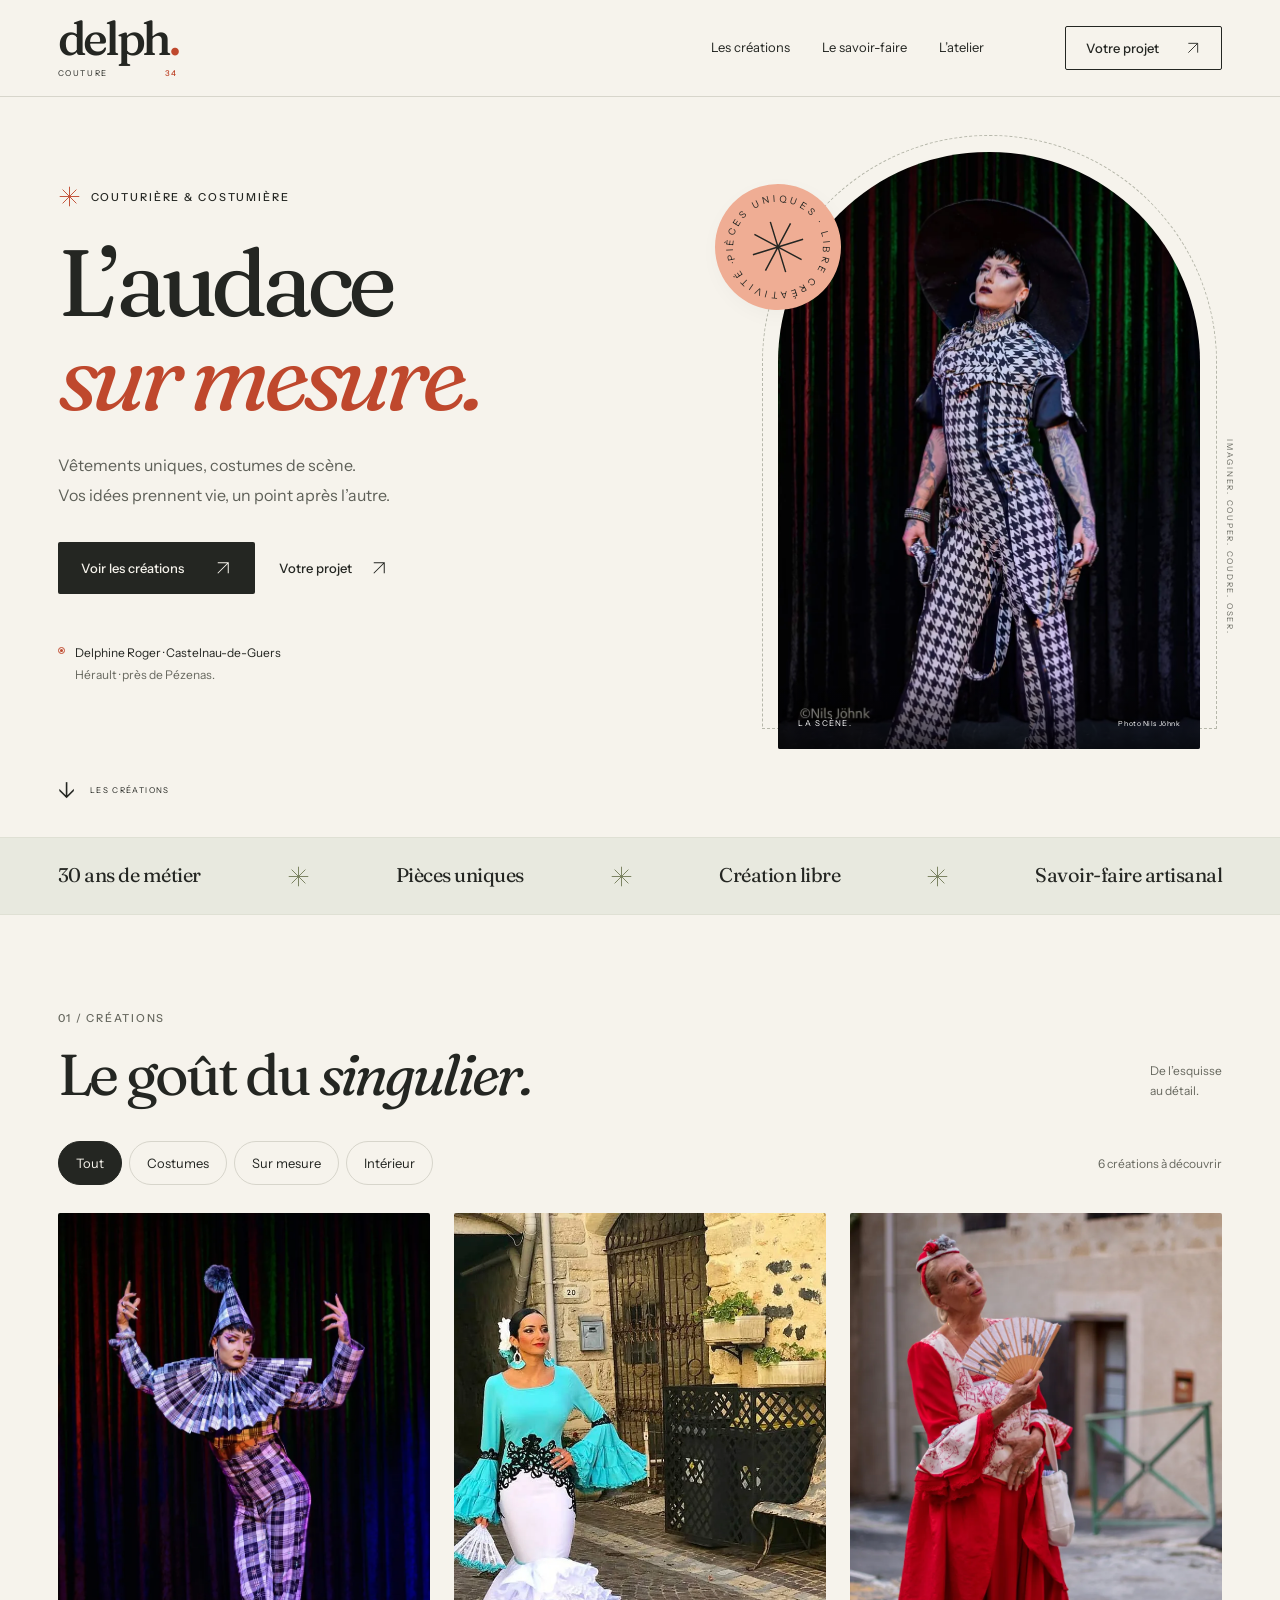
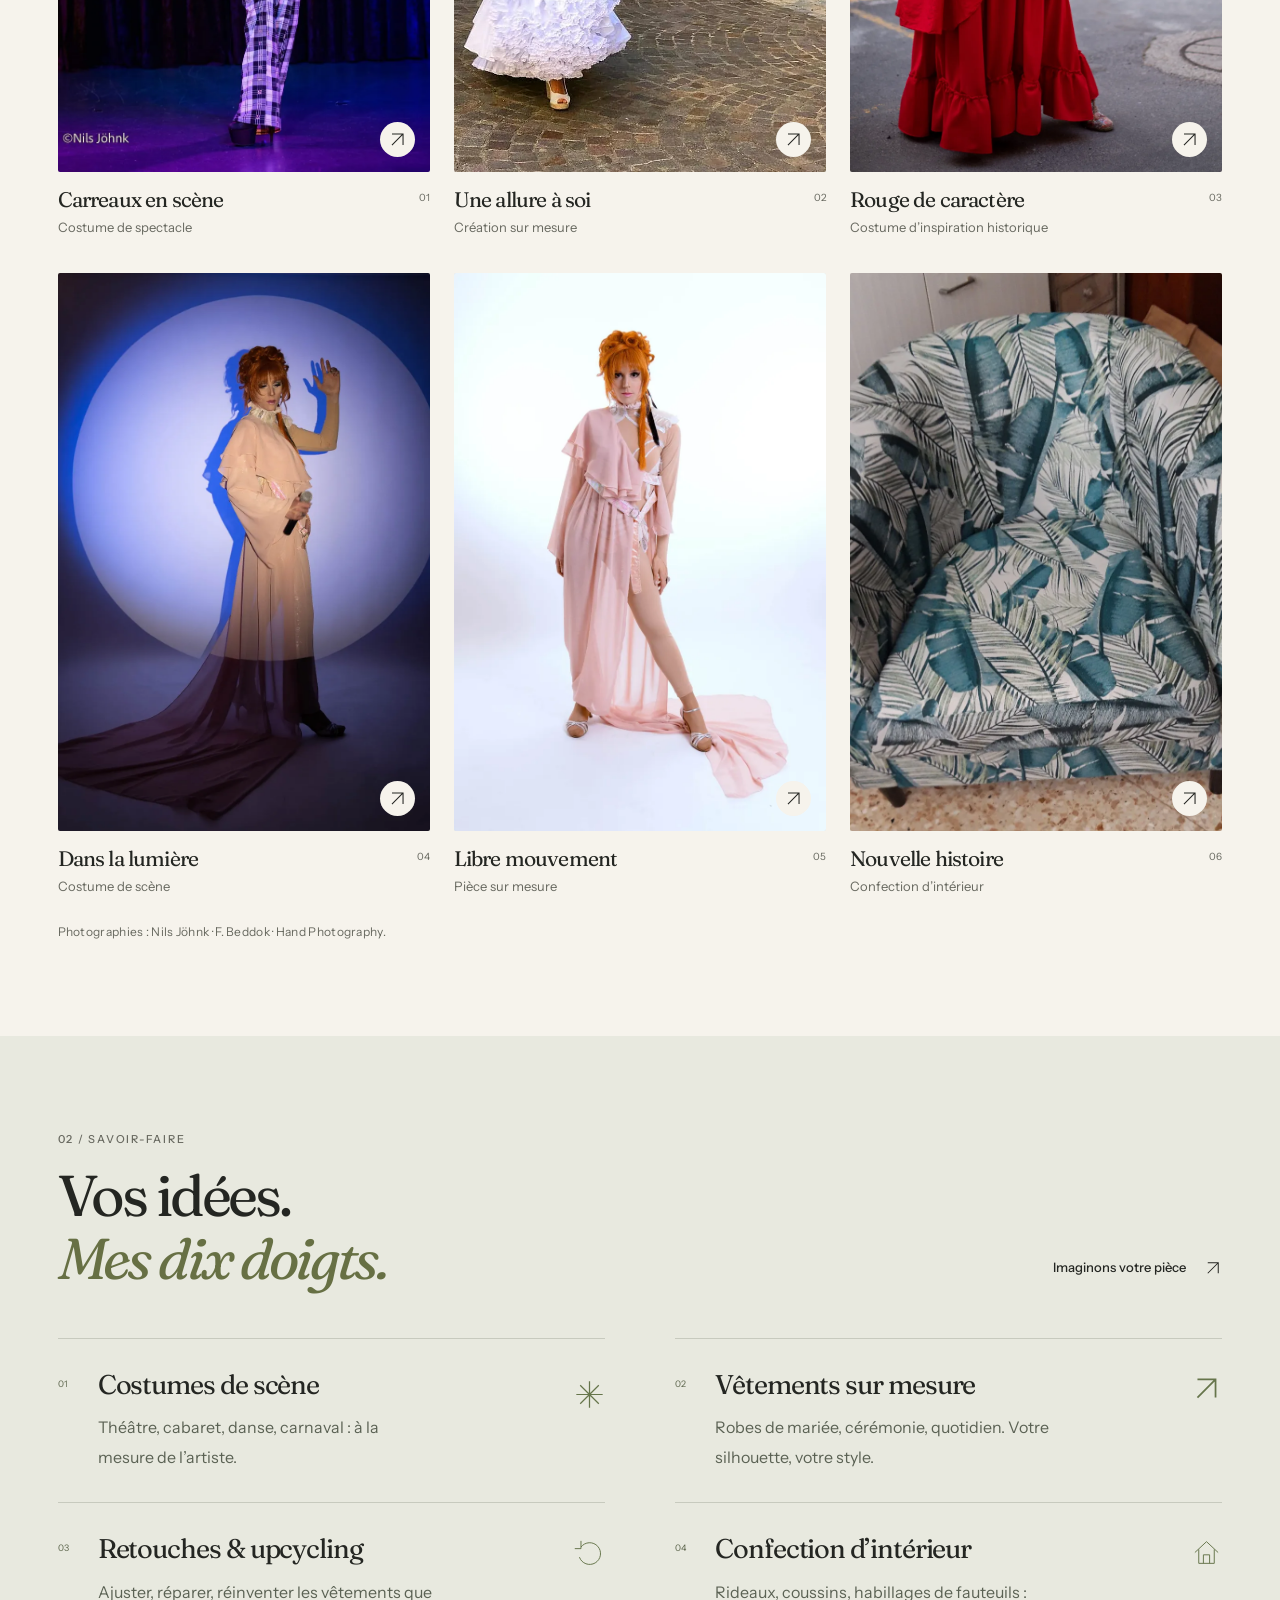
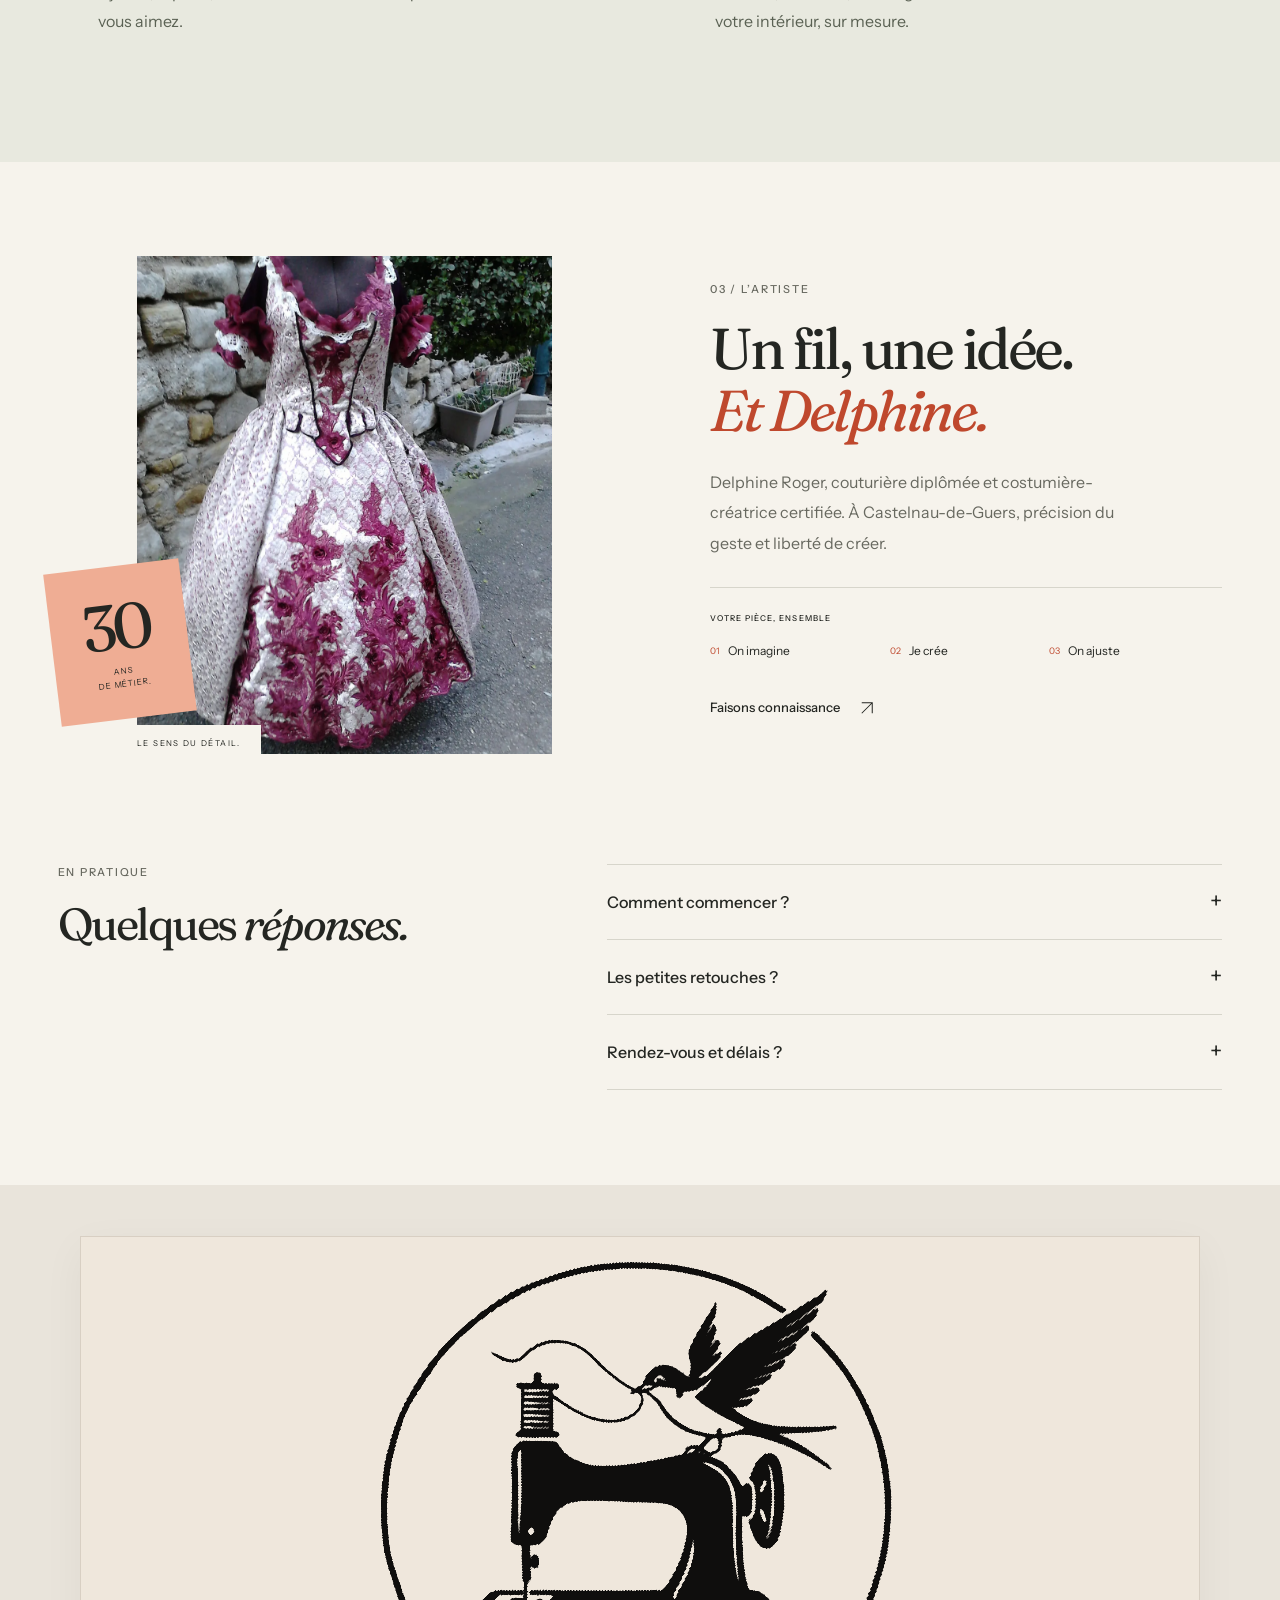
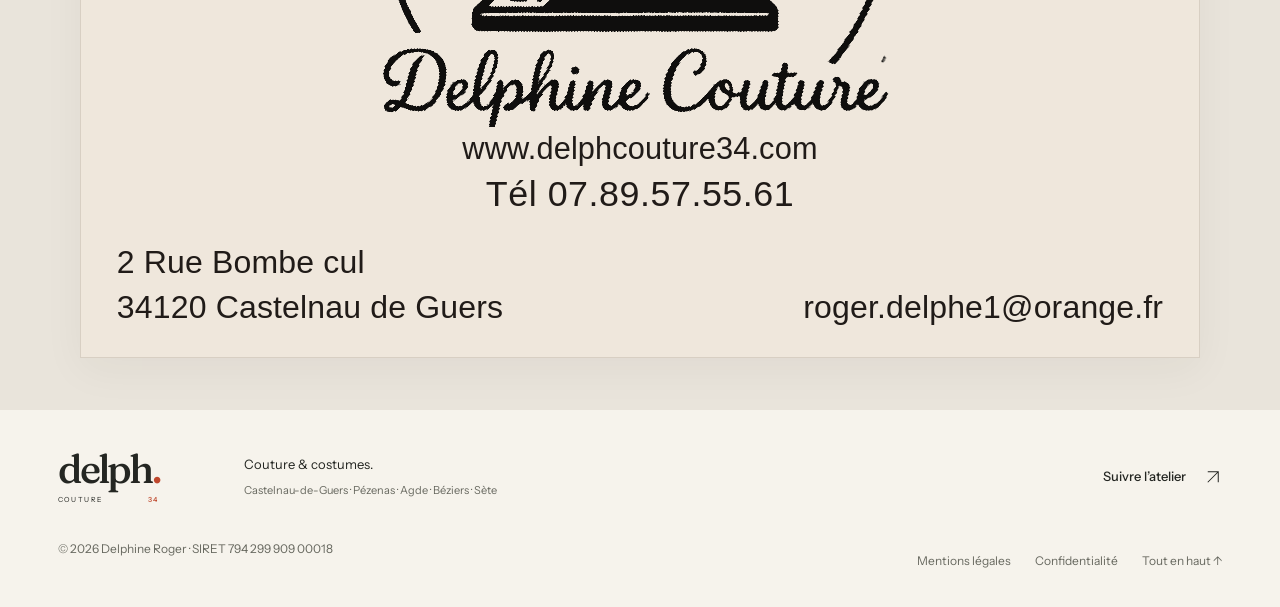
<file: index.html>
<!doctype html>
<html lang="fr">
  <head>
    <meta charset="UTF-8" />
    <meta
      name="viewport"
      content="width=device-width, initial-scale=1.0, viewport-fit=cover"
    />
    <meta name="theme-color" content="#f6f3ec" />
    <title>
      Couturière & costumière à Castelnau-de-Guers | Delph Couture 34
    </title>
    <meta
      name="description"
      content="Delphine Roger crée vos vêtements et costumes sur mesure à Castelnau-de-Guers, près de Pézenas. Retouches, upcycling et confection d’intérieur."
    />
    <meta name="author" content="Delphine Roger" />
    <meta name="robots" content="index, follow, max-image-preview:large" />
    <link
      rel="canonical"
      href="https://fdittgen-png.github.io/delphcouture34/"
    />
    <link rel="icon" type="image/svg+xml" href="favicon.svg" />
    <link rel="icon" type="image/x-icon" href="favicon.ico" sizes="any" />
    <meta property="og:type" content="website" />
    <meta property="og:locale" content="fr_FR" />
    <meta property="og:site_name" content="Delph Couture 34" />
    <meta
      property="og:title"
      content="Delph Couture 34 — L’audace sur mesure"
    />
    <meta
      property="og:description"
      content="Costumes de scène, vêtements uniques et retouches. Découvrez l’univers de Delphine Roger, couturière et costumière près de Pézenas."
    />
    <meta
      property="og:url"
      content="https://fdittgen-png.github.io/delphcouture34/"
    />
    <meta
      property="og:image"
      content="https://fdittgen-png.github.io/delphcouture34/images/scene-pied-de-poule.jpg"
    />
    <meta property="og:image:width" content="848" />
    <meta property="og:image:height" content="1200" />
    <meta
      property="og:image:alt"
      content="Costume pied-de-poule et grande capeline noire, création Delph Couture 34. Photo Nils Jöhnk."
    />
    <meta name="twitter:card" content="summary_large_image" />
    <meta
      name="twitter:title"
      content="Delph Couture 34 — L’audace sur mesure"
    />
    <meta
      name="twitter:description"
      content="Costumes de scène, vêtements sur mesure et retouches : l’atelier de Delphine Roger à Castelnau-de-Guers, près de Pézenas."
    />
    <meta
      name="twitter:image"
      content="https://fdittgen-png.github.io/delphcouture34/images/scene-pied-de-poule.jpg"
    />
    <meta
      name="twitter:image:alt"
      content="Costume pied-de-poule et grande capeline noire, création Delph Couture 34."
    />
    <link
      rel="preload"
      as="font"
      href="fonts/fraunces-latin-normal.woff2"
      type="font/woff2"
      crossorigin
    />
    <link
      rel="preload"
      as="image"
      href="images/scene-pied-de-poule.webp"
      type="image/webp"
      fetchpriority="high"
    />
    <link rel="stylesheet" href="fonts/fonts.css" />
    <link rel="stylesheet" href="css/style.css" />
    <link rel="stylesheet" href="css/contact-card.css" />
    <script type="application/ld+json">
      {
        "@context": "https://schema.org",
        "@graph": [
          {
            "@type": "WebSite",
            "@id": "https://fdittgen-png.github.io/delphcouture34/#website",
            "url": "https://fdittgen-png.github.io/delphcouture34/",
            "name": "Delph Couture 34",
            "inLanguage": "fr-FR",
            "publisher": {
              "@id": "https://fdittgen-png.github.io/delphcouture34/#business"
            }
          },
          {
            "@type": "LocalBusiness",
            "@id": "https://fdittgen-png.github.io/delphcouture34/#business",
            "name": "Delph Couture 34",
            "alternateName": ["Delphine Couture", "Delphine Couture 34"],
            "description": "Atelier de Delphine Roger, couturière diplômée et costumière-créatrice certifiée à Castelnau-de-Guers, près de Pézenas. Costumes de scène, vêtements sur mesure, robes de mariée, retouches, upcycling et confection d’intérieur.",
            "url": "https://fdittgen-png.github.io/delphcouture34/",
            "image": "https://fdittgen-png.github.io/delphcouture34/images/scene-pied-de-poule.jpg",
            "telephone": "+33789575561",
            "email": "roger.delphe1@orange.fr",
            "address": {
              "@type": "PostalAddress",
              "streetAddress": "2, rue Bombe Cul",
              "addressLocality": "Castelnau-de-Guers",
              "postalCode": "34120",
              "addressRegion": "Hérault",
              "addressCountry": "FR"
            },
            "areaServed": [
              "Castelnau-de-Guers",
              "Pézenas",
              "Agde",
              "Béziers",
              "Sète",
              "Hérault"
            ],
            "founder": {
              "@id": "https://fdittgen-png.github.io/delphcouture34/#delphine-roger"
            },
            "sameAs": ["https://www.facebook.com/delphine.roger.75248"],
            "identifier": {
              "@type": "PropertyValue",
              "propertyID": "SIRET",
              "value": "79429990900018"
            },
            "hasOfferCatalog": {
              "@type": "OfferCatalog",
              "name": "Les savoir-faire de l’atelier",
              "itemListElement": [
                {
                  "@type": "Offer",
                  "itemOffered": {
                    "@type": "Service",
                    "name": "Costumes de scène",
                    "description": "Costumes de théâtre, cabaret, danse et carnaval.",
                    "url": "https://fdittgen-png.github.io/delphcouture34/#costumes",
                    "provider": {
                      "@id": "https://fdittgen-png.github.io/delphcouture34/#business"
                    }
                  }
                },
                {
                  "@type": "Offer",
                  "itemOffered": {
                    "@type": "Service",
                    "name": "Vêtements sur mesure",
                    "description": "Robes de mariée, tenues de cérémonie et vêtements du quotidien.",
                    "url": "https://fdittgen-png.github.io/delphcouture34/#couture",
                    "provider": {
                      "@id": "https://fdittgen-png.github.io/delphcouture34/#business"
                    }
                  }
                },
                {
                  "@type": "Offer",
                  "itemOffered": {
                    "@type": "Service",
                    "name": "Retouches et upcycling",
                    "description": "Ajustements, réparations et transformations de vêtements.",
                    "url": "https://fdittgen-png.github.io/delphcouture34/#retouches",
                    "provider": {
                      "@id": "https://fdittgen-png.github.io/delphcouture34/#business"
                    }
                  }
                },
                {
                  "@type": "Offer",
                  "itemOffered": {
                    "@type": "Service",
                    "name": "Confection d’intérieur",
                    "description": "Rideaux, coussins et habillages de fauteuils sur mesure.",
                    "url": "https://fdittgen-png.github.io/delphcouture34/#confection",
                    "provider": {
                      "@id": "https://fdittgen-png.github.io/delphcouture34/#business"
                    }
                  }
                }
              ]
            }
          },
          {
            "@type": "Person",
            "@id": "https://fdittgen-png.github.io/delphcouture34/#delphine-roger",
            "name": "Delphine Roger",
            "jobTitle": "Couturière diplômée et costumière-créatrice certifiée",
            "worksFor": {
              "@id": "https://fdittgen-png.github.io/delphcouture34/#business"
            }
          }
        ]
      }
    </script>
    <script src="js/main.js" defer></script>
  </head>
  <body>
    <a class="skip-link" href="#contenu">Aller au contenu</a>
    <header class="site-header" id="navbar">
      <div class="header-inner container">
        <a
          class="wordmark"
          href="#accueil"
          aria-label="Delph Couture 34 — accueil"
          ><span class="wordmark-name">delph<span>.</span></span
          ><span class="wordmark-sub">COUTURE <b>34</b></span></a
        >
        <nav class="desktop-nav" aria-label="Navigation principale">
          <a href="#realisations">Les créations</a
          ><a href="#savoir-faire">Le savoir-faire</a
          ><a href="#atelier">L’atelier</a>
        </nav>
        <a class="header-contact" href="#contact"
          ><span class="contact-label-desktop">Votre projet</span
          ><span class="contact-label-mobile">Votre projet</span>
          <svg class="arrow-icon" viewBox="0 0 24 24" aria-hidden="true">
            <path d="M5 19 19 5M5 5h14v14" /></svg
        ></a>
        <button
          class="menu-toggle"
          id="menu-toggle"
          type="button"
          aria-label="Ouvrir le menu"
          aria-controls="mobile-menu"
          aria-expanded="false"
          hidden
        >
          <span></span><span></span>
        </button>
      </div>
    </header>
    <main id="contenu">
      <section class="hero container" id="accueil" aria-labelledby="hero-title">
        <div class="hero-copy">
          <p class="eyebrow">
            <span class="tiny-star" aria-hidden="true"
              ><svg class="star-icon" viewBox="0 0 40 40" aria-hidden="true">
                <path d="M20 3v34M3 20h34M8 8l24 24M8 32 32 8" /></svg
            ></span>
            COUTURIÈRE & COSTUMIÈRE
          </p>
          <h1 id="hero-title">L’audace<br /><em>sur mesure.</em></h1>
          <p class="hero-description">
            Vêtements uniques, costumes de scène.<br class="desktop-break" />
            Vos idées prennent vie, un point après l’autre.
          </p>
          <div class="hero-actions">
            <a class="button button-dark" href="#realisations"
              >Voir les créations
              <svg class="arrow-icon" viewBox="0 0 24 24" aria-hidden="true">
                <path d="M5 19 19 5M5 5h14v14" /></svg></a
            ><a class="text-link" href="#contact"
              >Votre projet
              <svg class="arrow-icon" viewBox="0 0 24 24" aria-hidden="true">
                <path d="M5 19 19 5M5 5h14v14" /></svg
            ></a>
          </div>
          <div class="hero-location">
            <span class="location-dot" aria-hidden="true"></span>
            <p>
              Delphine Roger · Castelnau-de-Guers<br /><span
                >Hérault · près de Pézenas.</span
              >
            </p>
          </div>
        </div>
        <div class="hero-visual">
          <span class="hero-stitch" aria-hidden="true"></span>
          <figure class="hero-photo">
            <picture
              ><source
                srcset="images/scene-pied-de-poule.webp"
                type="image/webp" />
              <img
                src="images/scene-pied-de-poule.jpg"
                alt="Costume de scène pied-de-poule et grande capeline noire, création Delph Couture 34."
                width="848"
                height="1200"
                fetchpriority="high"
            /></picture>
            <figcaption>
              <span>LA SCÈNE.</span><span>Photo Nils Jöhnk</span>
            </figcaption>
          </figure>
          <div class="atelier-stamp" aria-hidden="true">
            <svg viewBox="0 0 120 120">
              <defs>
                <path
                  id="stamp-circle"
                  d="M60,60 m-43,0 a43,43 0 1,1 86,0 a43,43 0 1,1 -86,0"
                ></path>
              </defs>
              <text>
                <textPath href="#stamp-circle" textLength="270">
                  PIÈCES UNIQUES · LIBRE CRÉATIVITÉ ·
                </textPath>
              </text>
              <path
                class="stamp-flower"
                d="M60 35V85M35 60H85M42 42L78 78M42 78L78 42"
              ></path>
            </svg>
          </div>
          <span class="hero-side-note" aria-hidden="true"
            >IMAGINER. COUPER. COUDRE. OSER.</span
          >
        </div>
        <a class="scroll-cue" href="#realisations"
          ><span aria-hidden="true">↓</span> LES CRÉATIONS</a
        >
      </section>
      <div class="craft-strip" aria-label="L’esprit de l’atelier">
        <div class="container">
          <span>30 ans de métier</span
          ><span class="strip-star" aria-hidden="true"
            ><svg class="star-icon" viewBox="0 0 40 40" aria-hidden="true">
              <path d="M20 3v34M3 20h34M8 8l24 24M8 32 32 8" /></svg></span
          ><span>Pièces uniques</span
          ><span class="strip-star" aria-hidden="true"
            ><svg class="star-icon" viewBox="0 0 40 40" aria-hidden="true">
              <path d="M20 3v34M3 20h34M8 8l24 24M8 32 32 8" /></svg></span
          ><span>Création libre</span
          ><span class="strip-star" aria-hidden="true"
            ><svg class="star-icon" viewBox="0 0 40 40" aria-hidden="true">
              <path d="M20 3v34M3 20h34M8 8l24 24M8 32 32 8" /></svg></span
          ><span>Savoir-faire artisanal</span>
        </div>
      </div>
      <section
        class="portfolio section container"
        id="realisations"
        aria-labelledby="portfolio-title"
      >
        <div class="section-heading">
          <div>
            <p class="eyebrow">01 / CRÉATIONS</p>
            <h2 id="portfolio-title">Le goût du <em>singulier.</em></h2>
          </div>
          <p>
            De l’esquisse<br />
            au détail.
          </p>
        </div>
        <div class="portfolio-toolbar" id="portfolio-toolbar" hidden>
          <div class="filters" role="group" aria-label="Filtrer les créations">
            <button
              type="button"
              class="filter active"
              data-filter="all"
              aria-pressed="true"
            >
              Tout</button
            ><button
              type="button"
              class="filter"
              data-filter="scene"
              aria-pressed="false"
            >
              Costumes</button
            ><button
              type="button"
              class="filter"
              data-filter="couture"
              aria-pressed="false"
            >
              Sur mesure</button
            ><button
              type="button"
              class="filter"
              data-filter="interieur"
              aria-pressed="false"
            >
              Intérieur
            </button>
          </div>
          <p
            class="portfolio-count"
            id="portfolio-count"
            role="status"
            aria-live="polite"
          >
            6 créations à découvrir
          </p>
        </div>
        <div class="work-grid" id="work-grid">
          <figure class="work" data-category="scene">
            <a
              href="images/scene-arlequin.jpg"
              class="work-image work-image-purple"
              data-gallery
              aria-label="Agrandir : Carreaux en scène"
              ><picture
                ><source
                  srcset="images/scene-arlequin.webp"
                  type="image/webp" />
                <img
                  src="images/scene-arlequin.jpg"
                  alt="Costume à carreaux et collerette plissée, porté sur scène. Photo Nils Jöhnk."
                  width="865"
                  height="1200"
                  loading="lazy"
                  decoding="async" /></picture
              ><span class="image-open" aria-hidden="true"
                ><svg class="arrow-icon" viewBox="0 0 24 24" aria-hidden="true">
                  <path d="M5 19 19 5M5 5h14v14" /></svg></span
            ></a>
            <figcaption>
              <div>
                <h3>Carreaux en scène</h3>
                <p>Costume de spectacle</p>
              </div>
              <span class="work-number" aria-hidden="true">01</span>
            </figcaption>
          </figure>
          <figure class="work" data-category="couture">
            <a
              href="images/surmesure-robe.jpg"
              class="work-image"
              data-gallery
              aria-label="Agrandir : Une allure à soi"
              ><picture
                ><source
                  srcset="images/surmesure-robe.webp"
                  type="image/webp" />
                <img
                  src="images/surmesure-robe.jpg"
                  alt="Robe sur mesure turquoise et blanche à volants, portée dans une rue du village."
                  width="1080"
                  height="1080"
                  loading="lazy"
                  decoding="async" /></picture
              ><span class="image-open" aria-hidden="true"
                ><svg class="arrow-icon" viewBox="0 0 24 24" aria-hidden="true">
                  <path d="M5 19 19 5M5 5h14v14" /></svg></span
            ></a>
            <figcaption>
              <div>
                <h3>Une allure à soi</h3>
                <p>Création sur mesure</p>
              </div>
              <span class="work-number" aria-hidden="true">02</span>
            </figcaption>
          </figure>
          <figure class="work" data-category="scene">
            <a
              href="images/village-rouge.jpg"
              class="work-image"
              data-gallery
              aria-label="Agrandir : Le rouge entre en scène"
              ><picture
                ><source srcset="images/village-rouge.webp" type="image/webp" />
                <img
                  src="images/village-rouge.jpg"
                  alt="Robe rouge d’inspiration historique, portée à Castelnau-de-Guers."
                  width="933"
                  height="1400"
                  loading="lazy"
                  decoding="async" /></picture
              ><span class="image-open" aria-hidden="true"
                ><svg class="arrow-icon" viewBox="0 0 24 24" aria-hidden="true">
                  <path d="M5 19 19 5M5 5h14v14" /></svg></span
            ></a>
            <figcaption>
              <div>
                <h3>Rouge de caractère</h3>
                <p>Costume d’inspiration historique</p>
              </div>
              <span class="work-number" aria-hidden="true">03</span>
            </figcaption>
          </figure>
          <figure class="work" data-category="scene">
            <a
              href="images/scene-projecteur.jpg"
              class="work-image"
              data-gallery
              aria-label="Agrandir : Dans la lumière"
              ><picture
                ><source
                  srcset="images/scene-projecteur.webp"
                  type="image/webp" />
                <img
                  src="images/scene-projecteur.jpg"
                  alt="Robe de scène à longue traîne éclairée par un projecteur."
                  width="1081"
                  height="1400"
                  loading="lazy"
                  decoding="async" /></picture
              ><span class="image-open" aria-hidden="true"
                ><svg class="arrow-icon" viewBox="0 0 24 24" aria-hidden="true">
                  <path d="M5 19 19 5M5 5h14v14" /></svg></span
            ></a>
            <figcaption>
              <div>
                <h3>Dans la lumière</h3>
                <p>Costume de scène</p>
              </div>
              <span class="work-number" aria-hidden="true">04</span>
            </figcaption>
          </figure>
          <figure class="work" data-category="couture">
            <a
              href="images/scene-rose.jpg"
              class="work-image work-image-light"
              data-gallery
              aria-label="Agrandir : La liberté du mouvement"
              ><picture
                ><source srcset="images/scene-rose.webp" type="image/webp" />
                <img
                  src="images/scene-rose.jpg"
                  alt="Tenue rose fluide avec une longue traîne, portée sur fond clair."
                  width="800"
                  height="1200"
                  loading="lazy"
                  decoding="async" /></picture
              ><span class="image-open" aria-hidden="true"
                ><svg class="arrow-icon" viewBox="0 0 24 24" aria-hidden="true">
                  <path d="M5 19 19 5M5 5h14v14" /></svg></span
            ></a>
            <figcaption>
              <div>
                <h3>Libre mouvement</h3>
                <p>Pièce sur mesure</p>
              </div>
              <span class="work-number" aria-hidden="true">05</span>
            </figcaption>
          </figure>
          <figure class="work" data-category="interieur">
            <a
              href="images/interieur-apres.jpg"
              class="work-image"
              data-gallery
              aria-label="Agrandir : Une nouvelle histoire"
              ><picture
                ><source
                  srcset="images/interieur-apres.webp"
                  type="image/webp" />
                <img
                  src="images/interieur-apres.jpg"
                  alt="Fauteuil habillé d’un tissu à motifs de feuillages bleus et verts."
                  width="1013"
                  height="1200"
                  loading="lazy"
                  decoding="async" /></picture
              ><span class="image-open" aria-hidden="true"
                ><svg class="arrow-icon" viewBox="0 0 24 24" aria-hidden="true">
                  <path d="M5 19 19 5M5 5h14v14" /></svg></span
            ></a>
            <figcaption>
              <div>
                <h3>Nouvelle histoire</h3>
                <p>Confection d’intérieur</p>
              </div>
              <span class="work-number" aria-hidden="true">06</span>
            </figcaption>
          </figure>
        </div>
        <p class="photo-credits">
          Photographies : Nils Jöhnk · F. Beddok · Hand Photography.
        </p>
      </section>
      <section
        class="expertise section"
        id="savoir-faire"
        aria-labelledby="expertise-title"
      >
        <div class="container">
          <div class="section-heading">
            <div>
              <p class="eyebrow">02 / SAVOIR-FAIRE</p>
              <h2 id="expertise-title">
                Vos idées.<br /><em>Mes dix doigts.</em>
              </h2>
            </div>
            <a href="#contact" class="text-link"
              >Imaginons votre pièce
              <svg class="arrow-icon" viewBox="0 0 24 24" aria-hidden="true">
                <path d="M5 19 19 5M5 5h14v14" /></svg
            ></a>
          </div>
          <div class="service-grid">
            <article class="service" id="costumes">
              <span class="service-number">01</span>
              <div>
                <h3>Costumes de scène</h3>
                <p>
                  Théâtre, cabaret, danse, carnaval : à la mesure de l’artiste.
                </p>
              </div>
              <span class="service-symbol" aria-hidden="true"
                ><svg class="star-icon" viewBox="0 0 40 40" aria-hidden="true">
                  <path d="M20 3v34M3 20h34M8 8l24 24M8 32 32 8" /></svg
              ></span>
            </article>
            <article class="service" id="couture">
              <span class="service-number">02</span>
              <div>
                <h3>Vêtements sur mesure</h3>
                <p>
                  Robes de mariée, cérémonie, quotidien. Votre silhouette, votre
                  style.
                </p>
              </div>
              <span class="service-symbol" aria-hidden="true"
                ><svg class="arrow-icon" viewBox="0 0 24 24" aria-hidden="true">
                  <path d="M5 19 19 5M5 5h14v14" /></svg
              ></span>
            </article>
            <article class="service" id="retouches">
              <span class="service-number">03</span>
              <div>
                <h3>Retouches & upcycling</h3>
                <p>
                  Ajuster, réparer, réinventer les vêtements que vous aimez.
                </p>
              </div>
              <span class="service-symbol" aria-hidden="true"
                ><svg class="service-drawing" viewBox="0 0 40 40">
                  <path d="M9 13a14 14 0 1 1-2 13M9 5v10H1" /></svg
              ></span>
            </article>
            <article class="service" id="confection">
              <span class="service-number">04</span>
              <div>
                <h3>Confection d’intérieur</h3>
                <p>
                  Rideaux, coussins, habillages de fauteuils : votre intérieur,
                  sur mesure.
                </p>
              </div>
              <span class="service-symbol" aria-hidden="true"
                ><svg class="service-drawing" viewBox="0 0 40 40">
                  <path
                    d="m5 20 15-14 15 14M10 16v18h20V16M16 34V23h8v11"
                  /></svg
              ></span>
            </article>
          </div>
        </div>
      </section>
      <section
        class="atelier section container"
        id="atelier"
        aria-labelledby="atelier-title"
      >
        <div class="atelier-image">
          <figure>
            <picture
              ><source srcset="images/atelier-detail.webp" type="image/webp" />
              <img
                src="images/atelier-detail.jpg"
                alt="Robe à motifs floraux roses et blancs présentée sur un mannequin de couture."
                width="1050"
                height="1400"
                loading="lazy"
                decoding="async"
            /></picture>
            <figcaption>LE SENS DU DÉTAIL.</figcaption>
          </figure>
          <div class="experience-note">
            <strong>30</strong><span>ANS<br />DE MÉTIER.</span>
          </div>
        </div>
        <div class="atelier-copy">
          <p class="eyebrow">03 / L’ARTISTE</p>
          <h2 id="atelier-title">
            Un fil, une idée.<br /><em>Et Delphine.</em>
          </h2>
          <p>
            Delphine Roger, couturière diplômée et costumière-créatrice
            certifiée. À Castelnau-de-Guers, précision du geste et liberté de
            créer.
          </p>
          <div class="method" id="methode">
            <p class="eyebrow">VOTRE PIÈCE, ENSEMBLE</p>
            <ol>
              <li><span>01</span>On imagine</li>
              <li><span>02</span>Je crée</li>
              <li><span>03</span>On ajuste</li>
            </ol>
          </div>
          <a href="#contact" class="text-link"
            >Faisons connaissance
            <svg class="arrow-icon" viewBox="0 0 24 24" aria-hidden="true">
              <path d="M5 19 19 5M5 5h14v14" /></svg
          ></a>
        </div>
      </section>
      <section
        class="questions section container"
        aria-labelledby="questions-title"
      >
        <div>
          <p class="eyebrow">EN PRATIQUE</p>
          <h2 id="questions-title">Quelques <em>réponses.</em></h2>
        </div>
        <div class="faq-list">
          <details>
            <summary>
              Comment commencer ?<span aria-hidden="true">+</span>
            </summary>
            <p>
              Par téléphone ou email : votre idée, vos inspirations, votre date.
              Nous préparons ensuite un devis.
            </p>
          </details>
          <details>
            <summary>
              Les petites retouches ?<span aria-hidden="true">+</span>
            </summary>
            <p>
              Oui : ourlets, ajustements et transformations font aussi partie de
              la vie de l’atelier.
            </p>
          </details>
          <details>
            <summary>
              Rendez-vous et délais ?<span aria-hidden="true">+</span>
            </summary>
            <p>
              Rencontrons-nous à Castelnau-de-Guers. Appelez pour convenir d’un
              rendez-vous et des délais de votre pièce.
            </p>
          </details>
        </div>
      </section>
      <section
        class="contact-card-section"
        id="contact"
        aria-labelledby="contact-title"
      >
        <div class="container">
          <div class="business-card">
            <h2 class="business-card-brand" id="contact-title">
              <span class="card-accessible-name">Delphine Couture</span>
              <!-- Preserve the exact emblem and script from Delphine's card.
                   The source photograph stays intact; this viewport presents
                   only the upright artwork, with paper tones normalized in CSS. -->
              <svg
                viewBox="390 10 780 670"
                width="780"
                height="670"
                aria-hidden="true"
                focusable="false"
              >
                <image
                  href="images/delphine-business-card-source.jpg"
                  width="976"
                  height="1536"
                  transform="translate(0 976) rotate(-90)"
                />
              </svg>
            </h2>
            <div class="business-card-center">
              <a
                class="business-card-website"
                href="https://www.delphcouture34.com/"
                target="_blank"
                rel="noopener noreferrer"
                aria-label="www.delphcouture34.com — ouvrir dans un nouvel onglet"
                >www.delphcouture34.com</a
              >
              <a class="business-card-phone" href="tel:+33789575561"
                >Tél 07.89.57.55.61</a
              >
            </div>
            <div class="business-card-footer">
              <address class="business-card-address">
                <a
                  href="https://www.google.com/maps/search/?api=1&query=2+rue+Bombe+Cul+34120+Castelnau-de-Guers"
                  target="_blank"
                  rel="noopener noreferrer"
                  aria-label="2 Rue Bombe cul, 34120 Castelnau de Guers — ouvrir l’itinéraire dans Google Maps (nouvel onglet)"
                >
                  <span>2 Rue Bombe cul<br />34120 Castelnau de Guers</span>
                </a>
              </address>
              <a
                class="business-card-email"
                href="mailto:roger.delphe1@orange.fr"
                >roger.delphe1@orange.fr</a
              >
            </div>
          </div>
        </div>
      </section>
    </main>
    <footer class="site-footer">
      <div class="container footer-top">
        <a
          class="wordmark"
          href="#accueil"
          aria-label="Delph Couture 34 — retour en haut"
          ><span class="wordmark-name">delph<span>.</span></span
          ><span class="wordmark-sub">COUTURE <b>34</b></span></a
        >
        <p>
          Couture & costumes.<br /><span
            >Castelnau-de-Guers · Pézenas · Agde · Béziers · Sète</span
          >
        </p>
        <a
          class="text-link"
          href="https://www.facebook.com/delphine.roger.75248"
          target="_blank"
          rel="noopener noreferrer"
          >Suivre l’atelier
          <svg class="arrow-icon" viewBox="0 0 24 24" aria-hidden="true">
            <path d="M5 19 19 5M5 5h14v14" /></svg
        ></a>
      </div>
      <div class="container footer-bottom">
        <p>
          © <span id="year">2026</span> Delphine Roger · SIRET 794 299 909
          00018
        </p>
        <div>
          <a href="mentions-legales.html">Mentions légales</a
          ><a href="mentions-legales.html#confidentialite">Confidentialité</a
          ><a href="#accueil" aria-label="Retour en haut">Tout en haut ↑</a>
        </div>
      </div>
    </footer>
    <dialog id="mobile-menu" class="mobile-menu" aria-labelledby="menu-title">
      <div class="mobile-menu-top">
        <p class="wordmark-name" id="menu-title">delph<span>.</span></p>
        <button
          type="button"
          class="icon-button"
          id="menu-close"
          aria-label="Fermer le menu"
          autofocus
        >
          ×
        </button>
      </div>
      <nav aria-label="Navigation mobile">
        <a href="#realisations"
          >Les créations <span aria-hidden="true">01</span></a
        ><a href="#savoir-faire"
          >Le savoir-faire <span aria-hidden="true">02</span></a
        ><a href="#atelier">L’atelier <span aria-hidden="true">03</span></a
        ><a href="#contact"
          >Votre projet
          <svg class="arrow-icon" viewBox="0 0 24 24" aria-hidden="true">
            <path d="M5 19 19 5M5 5h14v14" /></svg
        ></a>
      </nav>
      <a class="mobile-phone" href="tel:+33789575561">07 89 57 55 61</a>
      <p>Mille possibles.</p>
    </dialog>
    <dialog id="lightbox" class="lightbox" aria-labelledby="lightbox-caption">
      <button
        class="lightbox-close icon-button"
        id="lightbox-close"
        type="button"
        aria-label="Fermer la photographie"
        autofocus
      >
        ×
      </button>
      <figure>
        <img id="lightbox-img" alt="" />
        <figcaption>
          <span id="lightbox-caption"></span
          ><span id="lightbox-counter" aria-live="polite"></span>
        </figcaption>
      </figure>
      <div class="lightbox-controls">
        <button
          type="button"
          class="icon-button"
          id="lightbox-prev"
          aria-label="Photographie précédente"
        >
          ←</button
        ><span>← → pour explorer · Échap pour fermer</span
        ><button
          type="button"
          class="icon-button"
          id="lightbox-next"
          aria-label="Photographie suivante"
        >
          →
        </button>
      </div>
    </dialog>
  </body>
</html>
</file>
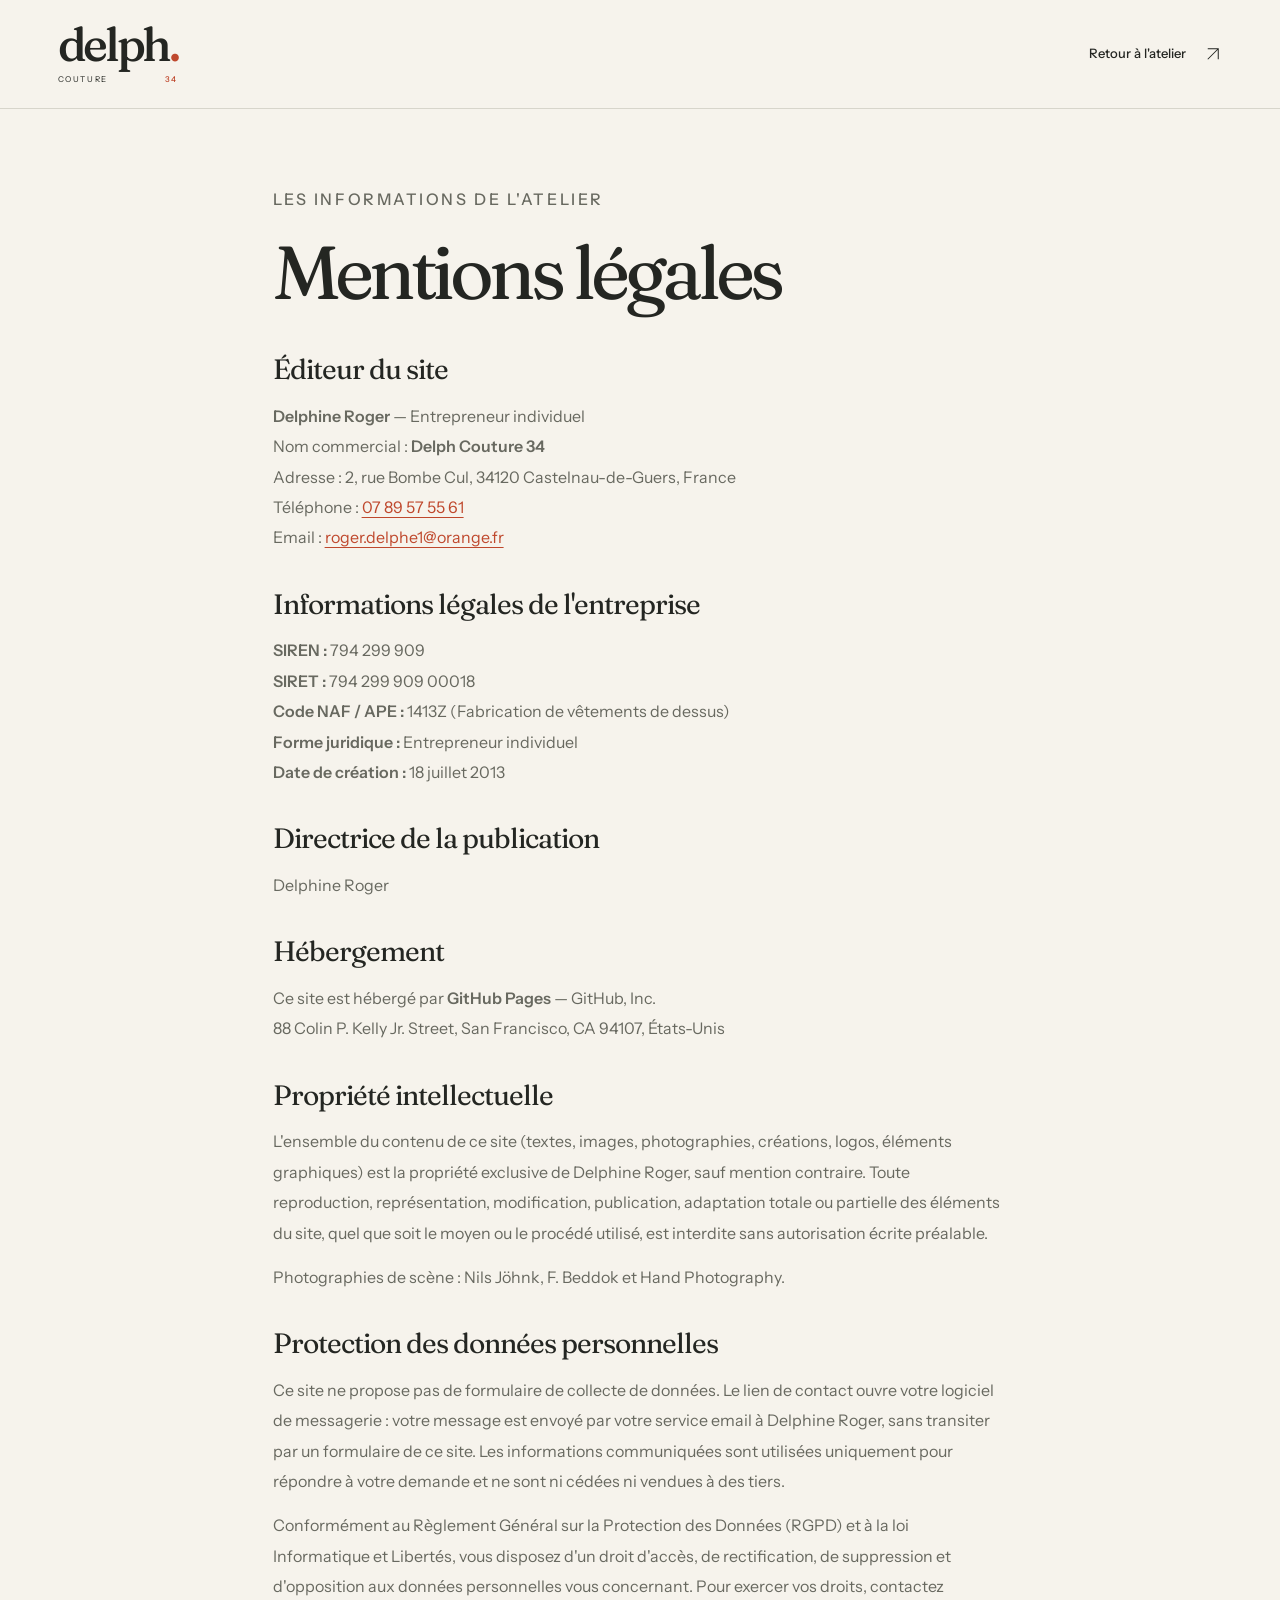
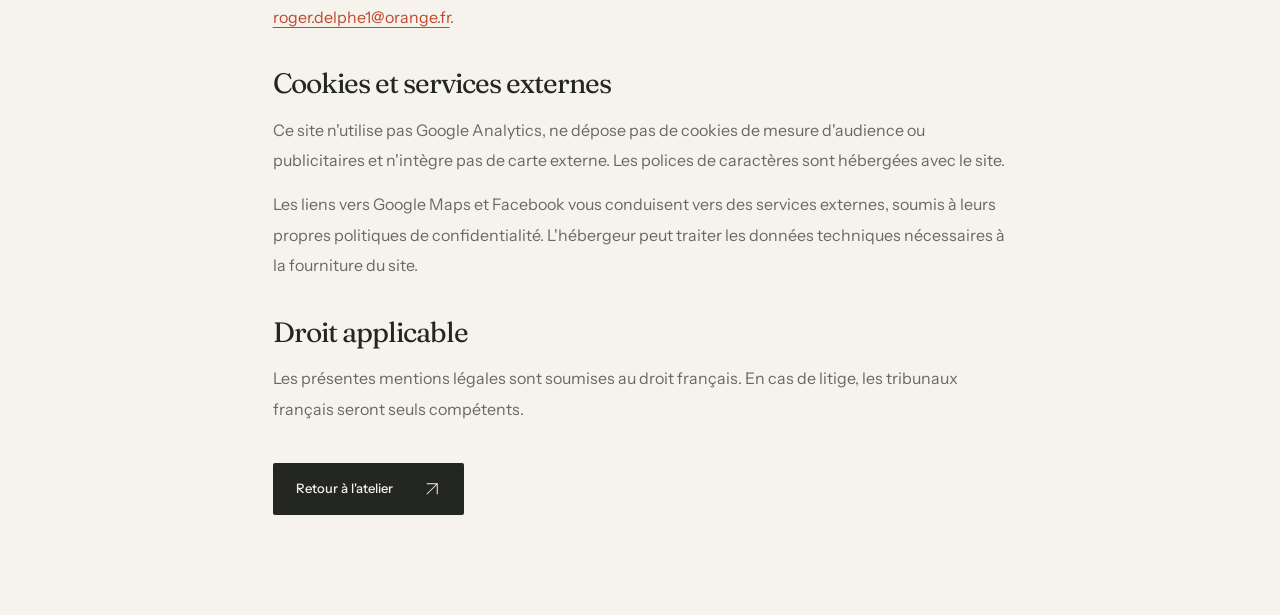
<file: mentions-legales.html>
<!doctype html>
<html lang="fr">
  <head>
    <meta charset="UTF-8" />
    <meta
      name="viewport"
      content="width=device-width, initial-scale=1.0, viewport-fit=cover"
    />
    <title>Mentions légales & confidentialité — Delph Couture 34</title>
    <meta
      name="description"
      content="Mentions légales et confidentialité de Delph Couture 34, l'atelier de couture de Delphine Roger à Castelnau-de-Guers."
    />
    <meta name="robots" content="noindex, follow" />
    <meta name="theme-color" content="#f6f3ec" />
    <link rel="icon" href="favicon.svg" type="image/svg+xml" />
    <link rel="alternate icon" href="favicon.ico" />
    <link rel="stylesheet" href="fonts/fonts.css" />
    <link rel="stylesheet" href="css/style.css" />
  </head>
  <body>
    <header class="utility-header container">
      <a href="./" class="wordmark" aria-label="Delph Couture 34 — accueil">
        <span class="wordmark-name">delph<span>.</span></span>
        <span class="wordmark-sub">COUTURE <b>34</b></span>
      </a>
      <a href="./" class="text-link"
        >Retour à l'atelier
        <svg class="arrow-icon" viewBox="0 0 24 24" aria-hidden="true">
          <path d="M5 19 19 5M5 5h14v14" /></svg
      ></a>
    </header>

    <main class="utility-main container">
      <p class="eyebrow">Les informations de l'atelier</p>
      <h1>Mentions légales</h1>

      <h2>Éditeur du site</h2>
      <p>
        <strong>Delphine Roger</strong> — Entrepreneur individuel<br />
        Nom commercial : <strong>Delph Couture 34</strong><br />
        Adresse : 2, rue Bombe Cul, 34120 Castelnau-de-Guers, France<br />
        Téléphone : <a href="tel:+33789575561">07 89 57 55 61</a><br />
        Email :
        <a href="mailto:roger.delphe1@orange.fr">roger.delphe1@orange.fr</a>
      </p>

      <h2>Informations légales de l'entreprise</h2>
      <p>
        <strong>SIREN :</strong> 794 299 909<br />
        <strong>SIRET :</strong> 794 299 909 00018<br />
        <strong>Code NAF / APE :</strong> 1413Z (Fabrication de vêtements de
        dessus)<br />
        <strong>Forme juridique :</strong> Entrepreneur individuel<br />
        <strong>Date de création :</strong> 18 juillet 2013
      </p>

      <h2>Directrice de la publication</h2>
      <p>Delphine Roger</p>

      <h2>Hébergement</h2>
      <p>
        Ce site est hébergé par <strong>GitHub Pages</strong> — GitHub, Inc.<br />
        88 Colin P. Kelly Jr. Street, San Francisco, CA 94107, États-Unis
      </p>

      <h2>Propriété intellectuelle</h2>
      <p>
        L'ensemble du contenu de ce site (textes, images, photographies,
        créations, logos, éléments graphiques) est la propriété exclusive de
        Delphine Roger, sauf mention contraire. Toute reproduction,
        représentation, modification, publication, adaptation totale ou
        partielle des éléments du site, quel que soit le moyen ou le procédé
        utilisé, est interdite sans autorisation écrite préalable.
      </p>
      <p>Photographies de scène : Nils Jöhnk, F. Beddok et Hand Photography.</p>

      <h2 id="confidentialite">Protection des données personnelles</h2>
      <p>
        Ce site ne propose pas de formulaire de collecte de données. Le lien de
        contact ouvre votre logiciel de messagerie : votre message est envoyé
        par votre service email à Delphine Roger, sans transiter par un
        formulaire de ce site. Les informations communiquées sont utilisées
        uniquement pour répondre à votre demande et ne sont ni cédées ni vendues
        à des tiers.
      </p>
      <p>
        Conformément au Règlement Général sur la Protection des Données (RGPD)
        et à la loi Informatique et Libertés, vous disposez d'un droit d'accès,
        de rectification, de suppression et d'opposition aux données
        personnelles vous concernant. Pour exercer vos droits, contactez
        <a href="mailto:roger.delphe1@orange.fr">roger.delphe1@orange.fr</a>.
      </p>

      <h2>Cookies et services externes</h2>
      <p>
        Ce site n'utilise pas Google Analytics, ne dépose pas de cookies de
        mesure d'audience ou publicitaires et n'intègre pas de carte externe.
        Les polices de caractères sont hébergées avec le site.
      </p>
      <p>
        Les liens vers Google Maps et Facebook vous conduisent vers des services
        externes, soumis à leurs propres politiques de confidentialité.
        L'hébergeur peut traiter les données techniques nécessaires à la
        fourniture du site.
      </p>

      <h2>Droit applicable</h2>
      <p>
        Les présentes mentions légales sont soumises au droit français. En cas
        de litige, les tribunaux français seront seuls compétents.
      </p>

      <a href="./" class="button button-dark"
        >Retour à l'atelier
        <svg class="arrow-icon" viewBox="0 0 24 24" aria-hidden="true">
          <path d="M5 19 19 5M5 5h14v14" /></svg
      ></a>
    </main>
  </body>
</html>
</file>
<file: fonts/fonts.css>
/* Self-hosted Latin subsets from Google Fonts. Licenses are in this directory. */
@font-face {
  font-family: "Fraunces";
  font-style: normal;
  font-weight: 300 600;
  font-display: swap;
  src: url("./fraunces-latin-normal.woff2") format("woff2");
  unicode-range:
    U+0000-00FF, U+0131, U+0152-0153, U+02BB-02BC, U+02C6, U+02DA, U+02DC,
    U+0304, U+0308, U+0329, U+2000-206F, U+20AC, U+2122, U+2191, U+2193, U+2212,
    U+2215, U+FEFF, U+FFFD;
}

@font-face {
  font-family: "Fraunces";
  font-style: italic;
  font-weight: 300 600;
  font-display: swap;
  src: url("./fraunces-latin-italic.woff2") format("woff2");
  unicode-range:
    U+0000-00FF, U+0131, U+0152-0153, U+02BB-02BC, U+02C6, U+02DA, U+02DC,
    U+0304, U+0308, U+0329, U+2000-206F, U+20AC, U+2122, U+2191, U+2193, U+2212,
    U+2215, U+FEFF, U+FFFD;
}

@font-face {
  font-family: "Instrument Sans";
  font-style: normal;
  font-weight: 400 600;
  font-stretch: 100%;
  font-display: swap;
  src: url("./instrument-sans-latin-normal.woff2") format("woff2");
  unicode-range:
    U+0000-00FF, U+0131, U+0152-0153, U+02BB-02BC, U+02C6, U+02DA, U+02DC,
    U+0304, U+0308, U+0329, U+2000-206F, U+20AC, U+2122, U+2191, U+2193, U+2212,
    U+2215, U+FEFF, U+FFFD;
}
</file>
<file: css/style.css>
/* Delph Couture 34 — an independent atelier, an editorial eye. */
:root {
  --paper: #f6f3ec;
  --ink: #242622;
  --muted: #686960;
  --orange: #bf482d;
  --peach: #efad94;
  --line: #d7d5cb;
  --sage: #e8e9df;
  --display: "Fraunces", Georgia, serif;
  --body: "Instrument Sans", Arial, sans-serif;
  --gutter: clamp(22px, 4.5vw, 72px);
  --section: clamp(70px, 7.4vw, 112px);
}
*,
*::before,
*::after {
  box-sizing: border-box;
}
html {
  scroll-behavior: smooth;
  scroll-padding-top: var(--header-offset, 105px);
}
body {
  margin: 0;
  background: var(--paper);
  color: var(--ink);
  font: 400 0.9375rem/1.65 var(--body);
  -webkit-font-smoothing: antialiased;
}
body.modal-open {
  overflow: hidden;
}
body,
button,
a {
  -webkit-tap-highlight-color: transparent;
}
button,
input,
textarea,
select {
  font: inherit;
}
button,
a {
  touch-action: manipulation;
}
button {
  color: inherit;
}
a {
  color: inherit;
  text-decoration: none;
}
button {
  cursor: pointer;
  border: 0;
}
button:disabled {
  cursor: default;
}
button:focus-visible,
a:focus-visible,
summary:focus-visible {
  outline: 2px solid var(--orange);
  outline-offset: 6px;
}
img {
  display: block;
  max-width: 100%;
  height: auto;
}
picture {
  display: block;
}
figure,
p,
h1,
h2,
h3 {
  margin: 0;
}
ul,
ol {
  margin: 0;
  padding: 0;
}
address {
  font-style: normal;
}
::selection {
  background: var(--peach);
  color: var(--ink);
}
[hidden] {
  display: none !important;
}
dialog:not([open]) {
  display: none;
}
section[id],
article[id],
.method {
  scroll-margin-top: 0;
}
.container {
  width: 100%;
  max-width: 1512px;
  padding-left: max(var(--gutter), env(safe-area-inset-left));
  padding-right: max(var(--gutter), env(safe-area-inset-right));
  margin-inline: auto;
}
.section {
  padding-block: var(--section);
}
.eyebrow {
  display: block;
  font: 500 0.625rem/1.5 var(--body);
  letter-spacing: 0.16em;
  text-transform: uppercase;
}
h1,
h2,
h3 {
  font-family: var(--display);
  font-weight: 400;
}
h2 {
  font-size: clamp(2.375rem, 4.5vw, 4.0625rem);
  line-height: 1.08;
  letter-spacing: -0.055em;
}
h2 em {
  font-weight: 400;
}
p {
  max-width: 100%;
}
.skip-link {
  position: fixed;
  top: 12px;
  left: 12px;
  z-index: 100;
  padding: 12px 20px;
  background: var(--ink);
  color: var(--paper);
  transform: translateY(-200%);
}
.skip-link:focus {
  transform: translateY(0);
}
/* Navigation */
.site-header {
  position: sticky;
  top: 0;
  z-index: 20;
  background: rgba(246, 243, 236, 0.96);
  border-bottom: 1px solid var(--line);
  backdrop-filter: blur(14px);
}
.header-inner {
  min-height: 96px;
  display: flex;
  align-items: center;
  justify-content: space-between;
  gap: 30px;
}
.wordmark {
  display: inline-flex;
  flex-direction: column;
  line-height: 1;
  flex: none;
}
.wordmark-name {
  font: 500 47px/0.85 var(--display);
  letter-spacing: -0.07em;
}
.wordmark-name > span {
  color: var(--orange);
}
.wordmark-sub {
  display: flex;
  justify-content: space-between;
  align-items: baseline;
  font-size: 8px;
  letter-spacing: 0.2em;
  margin-top: 10px;
}
.wordmark-sub b {
  font-weight: 500;
  color: var(--orange);
}
.desktop-nav {
  display: flex;
  align-items: center;
  gap: 32px;
  margin-left: auto;
  margin-right: clamp(12px, 4vw, 64px);
}
.desktop-nav a {
  font-size: 0.75rem;
  position: relative;
  padding-block: 10px;
}
.desktop-nav a::after,
.text-link::after {
  content: "";
  position: absolute;
  bottom: 2px;
  left: 0;
  width: 100%;
  height: 1px;
  transform: scaleX(0);
  transform-origin: left;
  background: currentColor;
  transition: transform 0.25s;
}
.desktop-nav a:hover::after,
.text-link:hover::after {
  transform: scaleX(1);
}
.header-contact {
  display: flex;
  gap: 26px;
  align-items: center;
  min-height: 44px;
  border: 1px solid var(--ink);
  border-radius: 2px;
  font-size: 0.6875rem;
  font-weight: 500;
  padding: 10px 20px;
  transition:
    color 0.25s,
    background 0.25s;
}
.header-contact:hover {
  background: var(--ink);
  color: var(--paper);
}
.header-contact > span {
  font-size: 1.1875rem;
}
.menu-toggle {
  display: none;
  background: none;
  width: 44px;
  height: 44px;
  padding: 10px 4px;
  flex-direction: column;
  justify-content: center;
  gap: 7px;
}
.menu-toggle span {
  height: 1px;
  width: 29px;
  background: var(--ink);
}
/* A strong photograph, a quiet frame, room for the work to breathe. */
.hero {
  position: relative;
  display: grid;
  grid-template-columns: 1.1fr 1fr;
  gap: 5.5%;
  align-items: center;
  padding-top: 49px;
  padding-bottom: 82px;
  min-height: 740px;
}
.hero-copy {
  padding: 12px 0 42px;
}
.hero .eyebrow {
  display: flex;
  align-items: center;
  gap: 10px;
  font-size: 0.5625rem;
  letter-spacing: 0.17em;
}
.tiny-star {
  font-size: 1.4375rem;
  line-height: 1;
  color: var(--orange);
}
h1 {
  font-size: clamp(4rem, 7.35vw, 6.75rem);
  line-height: 0.99;
  letter-spacing: -0.067em;
  margin: 28px 0 27px;
}
h1 em {
  color: var(--orange);
  font-weight: 400;
  white-space: normal;
}
.hero-description {
  font-size: 0.875rem;
  line-height: 1.9;
  max-width: 420px;
  color: #5e6058;
}
.hero-actions {
  display: flex;
  align-items: center;
  gap: 24px;
  flex-wrap: wrap;
  margin-top: 32px;
}
.button {
  display: inline-flex;
  align-items: center;
  justify-content: center;
  gap: 30px;
  min-height: 52px;
  padding: 14px 22px;
  font-size: 0.6875rem;
  font-weight: 500;
  border: 1px solid transparent;
  border-radius: 2px;
  transition:
    background 0.25s,
    transform 0.25s;
}
.button-dark {
  background: var(--ink);
  color: var(--paper);
}
.button-dark:hover {
  background: #41483c;
  transform: translateY(-2px);
}
.button > span {
  font-size: 1.375rem;
  line-height: 1;
}
.text-link {
  display: inline-flex;
  align-items: center;
  gap: 18px;
  position: relative;
  padding-block: 9px;
  font-size: 0.6875rem;
  font-weight: 500;
  white-space: normal;
}
.text-link > span {
  font-size: 1.1875rem;
  line-height: 1;
}
.hero-location {
  display: flex;
  align-items: flex-start;
  gap: 10px;
  margin-top: 48px;
  font-size: 0.625rem;
  line-height: 1.8;
}
.hero-location p > span {
  color: var(--muted);
}
.location-dot {
  width: 7px;
  height: 7px;
  margin-top: 5px;
  border: 1px solid var(--orange);
  border-radius: 50%;
  position: relative;
}
.location-dot::after {
  content: "";
  width: 3px;
  height: 3px;
  background: var(--orange);
  border-radius: 50%;
  position: absolute;
  top: 1px;
  left: 1px;
}
.hero-visual {
  position: relative;
  padding: 0 22px 0 36px;
  margin-left: 3px;
}
.hero-photo {
  position: relative;
  background: #1c1e1d;
  border-radius: 210px 210px 2px 2px;
  overflow: hidden;
  aspect-ratio: 848/1200;
  max-height: 590px;
  isolation: isolate;
}
.hero-photo picture,
.hero-photo img {
  width: 100%;
  height: 100%;
}
.hero-photo img {
  object-fit: cover;
  object-position: center;
}
.hero-photo figcaption {
  position: absolute;
  bottom: 0;
  left: 0;
  right: 0;
  padding: 46px 20px 19px;
  display: flex;
  justify-content: space-between;
  align-items: center;
  background: linear-gradient(transparent, rgba(0, 0, 0, 0.78));
  color: #fff;
  font-size: 0.4375rem;
  letter-spacing: 0.08em;
}
.hero-photo figcaption > span:first-child {
  font-size: 0.5rem;
  letter-spacing: 0.16em;
}
.hero-stitch {
  position: absolute;
  inset: -17px 5px 20px 20px;
  border: 1px dashed #b6b7aa;
  border-radius: 240px 240px 0 0;
  z-index: -1;
}
.atelier-stamp {
  position: absolute;
  width: 126px;
  height: 126px;
  border-radius: 50%;
  background: var(--peach);
  top: 32px;
  left: -27px;
  transform: rotate(-17deg);
  box-shadow: 0 6px 20px #24262208;
}
.atelier-stamp svg {
  width: 100%;
  height: 100%;
}
.atelier-stamp text {
  font: 9px var(--body);
  letter-spacing: 1.6px;
  fill: var(--ink);
}
.stamp-flower {
  stroke: var(--ink);
  stroke-width: 1.4;
  fill: none;
}
.hero-side-note {
  position: absolute;
  right: -14px;
  top: 48%;
  writing-mode: vertical-rl;
  font-size: 0.5rem;
  letter-spacing: 0.22em;
  color: var(--muted);
}
.scroll-cue {
  position: absolute;
  left: var(--gutter);
  bottom: 28px;
  display: flex;
  align-items: center;
  gap: 14px;
  font-size: 0.5rem;
  letter-spacing: 0.17em;
}
.scroll-cue > span {
  font-size: 1.375rem;
}
.craft-strip {
  background: var(--sage);
  border-top: 1px solid #dfe0d4;
  border-bottom: 1px solid #dfe0d4;
}
.craft-strip > .container {
  display: flex;
  align-items: center;
  justify-content: space-between;
  gap: 22px;
  min-height: 76px;
}
.craft-strip span:not([aria-hidden]) {
  font: 400 clamp(1.0625rem, 1.55vw, 1.375rem) / 1.2 var(--display);
  letter-spacing: -0.025em;
}
.craft-strip span[aria-hidden] {
  font-size: 1.375rem;
  color: #747c59;
}
/* Portfolio: every image and caption exists in the initial HTML. */
.section-heading {
  display: flex;
  align-items: flex-end;
  justify-content: space-between;
  gap: 40px;
  margin-bottom: 35px;
}
.section-heading .eyebrow {
  margin-bottom: 18px;
  color: var(--muted);
}
.section-heading > p {
  font-size: 0.75rem;
  line-height: 1.7;
  color: var(--muted);
  padding-bottom: 5px;
}
.portfolio-toolbar {
  display: flex;
  justify-content: space-between;
  align-items: center;
  gap: 20px;
  margin-bottom: 28px;
}
.filters {
  display: flex;
  gap: 7px;
  flex-wrap: wrap;
}
.filter {
  min-height: 38px;
  min-width: 56px;
  background: transparent;
  border: 1px solid var(--line);
  border-radius: 30px;
  padding: 8px 17px;
  font-size: 0.625rem;
  transition:
    color 0.2s,
    background 0.2s,
    border-color 0.2s;
}
.filter:hover {
  border-color: var(--ink);
}
.filter.active {
  background: var(--ink);
  border-color: var(--ink);
  color: var(--paper);
}
.portfolio-count {
  font-size: 0.625rem;
  color: var(--muted);
}
.work-grid {
  display: grid;
  grid-template-columns: repeat(3, minmax(0, 1fr));
  gap: 34px 24px;
}
.work {
  min-width: 0;
  animation: work-in 0.35s ease both;
}
.work-image {
  display: block;
  position: relative;
  aspect-ratio: 2/3;
  overflow: hidden;
  background: #e3dfd5;
  border-radius: 2px;
}
.work-image picture,
.work-image img {
  width: 100%;
  height: 100%;
}
.work-image img {
  object-fit: cover;
  object-position: center 40%;
  transition: transform 0.7s cubic-bezier(0.2, 0.7, 0.3, 1);
}
.work-image:hover img {
  transform: scale(1.035);
}
.work-image-purple img {
  object-position: center 25%;
}
.work-image-light img {
  object-position: center 32%;
}
.image-open {
  position: absolute;
  right: 15px;
  bottom: 15px;
  display: grid;
  place-items: center;
  width: 35px;
  height: 35px;
  border-radius: 50%;
  background: var(--paper);
  color: var(--ink);
  font-size: 1.4375rem;
  transition: transform 0.25s;
}
.work-image:hover .image-open {
  transform: rotate(45deg);
}
.work figcaption {
  display: flex;
  justify-content: space-between;
  gap: 10px;
  padding-top: 14px;
}
.work h3 {
  font-size: 1.3125rem;
  line-height: 1.3;
  letter-spacing: -0.04em;
}
.work figcaption p {
  font-size: 0.625rem;
  color: var(--muted);
  margin-top: 4px;
}
.work-number {
  font-size: 0.625rem;
  margin-top: 4px;
  color: var(--muted);
}
.photo-credits {
  font-size: 0.5625rem;
  color: var(--muted);
  margin-top: 24px;
  letter-spacing: 0.025em;
}
@keyframes work-in {
  from {
    opacity: 0.5;
    transform: translateY(8px);
  }
  to {
    opacity: 1;
    transform: translateY(0);
  }
}
/* The craft */
.expertise {
  background: var(--sage);
}
.expertise .section-heading {
  margin-bottom: 48px;
}
.expertise h2 em {
  color: #677044;
}
.service-grid {
  display: grid;
  grid-template-columns: 1fr 1fr;
  column-gap: 70px;
}
.service {
  display: grid;
  grid-template-columns: 22px 1fr 30px;
  gap: 18px;
  padding-block: 30px;
  border-top: 1px solid #c7cabe;
}
.service-number {
  font-size: 0.5625rem;
  margin-top: 8px;
  color: #5e674e;
}
.service h3 {
  font-size: 1.6875rem;
  letter-spacing: -0.04em;
  line-height: 1.2;
  margin-bottom: 12px;
}
.service p {
  font-size: 0.75rem;
  line-height: 1.85;
  color: #5b6254;
  max-width: 335px;
}
.service-symbol {
  font: 400 2.1875rem/1 var(--display);
  color: #66754b;
  justify-self: end;
  margin-top: 4px;
}
/* A real piece from the atelier. */
.atelier {
  display: grid;
  grid-template-columns: 1fr 1fr;
  gap: 12%;
  align-items: center;
}
.atelier-image {
  position: relative;
  padding-left: 35px;
  padding-right: 18px;
}
.atelier-image figure {
  position: relative;
  max-width: 415px;
  margin-left: auto;
  background: #e4e0d5;
  aspect-ratio: 4/4.8;
}
.atelier-image picture,
.atelier-image img {
  width: 100%;
  height: 100%;
  object-fit: cover;
  object-position: center 48%;
}
.atelier-image figcaption {
  position: absolute;
  bottom: 0;
  left: 0;
  background: var(--paper);
  padding: 12px 20px 4px 0;
  font-size: 0.5rem;
  letter-spacing: 0.17em;
}
.experience-note {
  position: absolute;
  left: -6px;
  bottom: 35px;
  background: var(--peach);
  width: 136px;
  height: 153px;
  display: flex;
  flex-direction: column;
  align-items: center;
  justify-content: center;
  transform: rotate(-7deg);
}
.experience-note strong {
  font: 400 4rem/1 var(--display);
  letter-spacing: -0.07em;
  margin-left: -4px;
}
.experience-note span {
  text-align: center;
  font-size: 0.5rem;
  letter-spacing: 0.12em;
  line-height: 1.6;
  margin-top: 7px;
}
.atelier-copy > .eyebrow {
  color: var(--muted);
  margin-bottom: 20px;
}
.atelier-copy h2 {
  margin-bottom: 25px;
}
.atelier-copy > p:not(.eyebrow) {
  font-size: 0.75rem;
  line-height: 1.9;
  color: var(--muted);
  max-width: 410px;
  margin-bottom: 14px;
}
.atelier-copy h2 em {
  color: var(--orange);
}
.method {
  margin-top: 29px;
  border-top: 1px solid var(--line);
  padding-top: 24px;
  margin-bottom: 20px;
}
.method > .eyebrow {
  font-size: 0.5rem;
  letter-spacing: 0.13em;
}
.method ol {
  display: flex;
  justify-content: space-between;
  gap: 10px;
  list-style: none;
  margin-top: 17px;
  max-width: 410px;
}
.method li {
  font-size: 0.6875rem;
  display: flex;
  align-items: center;
  gap: 8px;
}
.method li span {
  color: var(--orange);
  font-size: 0.5625rem;
}
.atelier-copy .text-link {
  margin-top: 5px;
}
/* Compact, useful answers. Native disclosures work without JavaScript. */
.questions {
  display: grid;
  grid-template-columns: 0.8fr 1.2fr;
  gap: 12%;
  padding-top: 15px;
}
.questions .eyebrow {
  color: var(--muted);
  font-size: 0.5rem;
  margin-bottom: 19px;
}
.questions h2 {
  font-size: clamp(2.1875rem, 3.5vw, 3.0625rem);
}
.faq-list {
  border-top: 1px solid var(--line);
}
.faq-list details {
  border-bottom: 1px solid var(--line);
}
.faq-list summary {
  list-style: none;
  cursor: pointer;
  font-size: 0.75rem;
  font-weight: 500;
  display: flex;
  justify-content: space-between;
  align-items: center;
  gap: 15px;
  min-height: 68px;
  padding: 18px 0;
}
.faq-list summary::-webkit-details-marker {
  display: none;
}
.faq-list summary > span {
  font-size: 1.4375rem;
  font-weight: 400;
  transition: transform 0.2s;
  flex: none;
}
.faq-list details[open] summary > span {
  transform: rotate(45deg);
}
.faq-list details p {
  font-size: 0.75rem;
  color: var(--muted);
  line-height: 1.85;
  margin: 0 35px 22px 0;
}
/* Footer and shared utility pages. */
.site-footer {
  padding-block: 42px 20px;
}
.footer-top {
  display: flex;
  align-items: center;
  justify-content: space-between;
  gap: 30px;
}
.footer-top .wordmark-name {
  font-size: 40px;
}
.footer-top .wordmark-sub {
  font-size: 7px;
}
.footer-top > p {
  font-size: 0.6875rem;
  line-height: 1.9;
  margin-right: auto;
  margin-left: 55px;
}
.footer-top > p > span {
  font-size: 0.5625rem;
  color: var(--muted);
}
.footer-bottom {
  display: flex;
  justify-content: space-between;
  gap: 20px;
  margin-top: 36px;
  font-size: 0.5rem;
  color: var(--muted);
}
.footer-bottom > div {
  display: flex;
  gap: 24px;
}
.footer-bottom a:hover {
  color: var(--ink);
  text-decoration: underline;
}
.utility-header {
  padding-block: 25px;
  border-bottom: 1px solid var(--line);
  display: flex;
  align-items: center;
  justify-content: space-between;
  gap: 24px;
}
.utility-main {
  max-width: 850px;
  padding-block: 75px 100px;
  margin-inline: auto;
}
.utility-main h1 {
  font-size: clamp(2.75rem, 7vw, 4.6875rem);
  line-height: 1.08;
  margin: 18px 0 40px;
}
.utility-main h2 {
  font-size: 1.75rem;
  line-height: 1.2;
  letter-spacing: -0.035em;
  margin: 35px 0 14px;
}
.utility-main p {
  font-size: 0.875rem;
  color: var(--muted);
  line-height: 1.9;
  margin-bottom: 14px;
}
.utility-main a:not(.button) {
  text-decoration: underline;
  text-underline-offset: 4px;
  color: var(--orange);
}
.utility-main .button {
  margin-top: 25px;
}
.error-main {
  min-height: 70vh;
  display: flex;
  flex-direction: column;
  align-items: flex-start;
  justify-content: center;
}
.error-code {
  font: 400 italic 6.25rem/1 var(--display);
  color: var(--orange);
}
.error-main h1 {
  font-size: 3.125rem;
  margin-top: 20px;
  margin-bottom: 20px;
}
/* Native dialogs contain keyboard focus and make the background inert. */
dialog::backdrop {
  background: rgba(20, 22, 18, 0.8);
  backdrop-filter: blur(8px);
}
.icon-button {
  display: grid;
  place-items: center;
  min-width: 46px;
  min-height: 46px;
  background: transparent;
  font-size: 1.75rem;
  line-height: 1;
  color: inherit;
  border: 1px solid currentColor;
  border-radius: 50%;
  transition: background 0.2s;
}
.icon-button:hover {
  background: #ffffff20;
}
/* Controls keep their own space; the photo uses the remaining viewport height. */
.lightbox {
  background: #20231f;
  color: var(--paper);
  border: 0;
  padding: 64px 32px 16px;
  width: min(
    1100px,
    calc(100vw - 24px - env(safe-area-inset-left) - env(safe-area-inset-right))
  );
  max-width: calc(100vw - 24px);
  height: min(940px, calc(100vh - 24px));
  height: min(
    940px,
    calc(100dvh - 24px - env(safe-area-inset-top) - env(safe-area-inset-bottom))
  );
  max-height: none;
  overflow: hidden;
  overscroll-behavior: contain;
  border-radius: 3px;
}
.lightbox[open] {
  display: grid;
  grid-template-rows: minmax(0, 1fr) auto;
  gap: 4px;
}
.lightbox figure {
  display: grid;
  grid-template-rows: minmax(0, 1fr) auto;
  min-height: 0;
  min-width: 0;
  width: 100%;
  max-width: 100%;
  margin: 0;
}
.lightbox figure > img {
  height: 100%;
  max-height: 100%;
  min-height: 0;
  width: 100%;
  object-fit: contain;
  display: block;
}
.lightbox figcaption {
  display: flex;
  justify-content: space-between;
  align-items: baseline;
  gap: 16px;
  font-size: 0.875rem;
  line-height: 1.4;
  padding: 12px 0;
  overflow-wrap: anywhere;
  color: var(--paper);
}
#lightbox-counter {
  flex: none;
}
.lightbox-close {
  position: absolute;
  right: 12px;
  top: 10px;
  z-index: 1;
  width: 44px;
  min-width: 44px;
  height: 44px;
  min-height: 44px;
  font-size: 1.5625rem;
}
.lightbox-controls {
  display: flex;
  align-items: center;
  justify-content: center;
  gap: 23px;
}
.lightbox-controls > span {
  font-size: 0.6875rem;
  color: #d5d7cf;
}
.lightbox-controls .icon-button {
  border-color: #6e7567;
  width: 44px;
  height: 44px;
  min-width: 44px;
  min-height: 44px;
  font-size: 1.4375rem;
}
.mobile-menu {
  inset: 0;
  margin: 0 0 0 auto;
  border: 0;
  background: var(--paper);
  color: var(--ink);
  padding: 0 max(24px, env(safe-area-inset-right))
    max(24px, env(safe-area-inset-bottom)) max(24px, env(safe-area-inset-left));
  max-width: 100%;
  width: min(430px, 100vw);
  height: 100vh;
  height: 100dvh;
  max-height: 100dvh;
  overflow-y: auto;
  overscroll-behavior: contain;
}
.mobile-menu-top {
  display: flex;
  align-items: center;
  justify-content: space-between;
  position: sticky;
  top: 0;
  z-index: 2;
  gap: 20px;
  padding-block: max(20px, env(safe-area-inset-top)) 20px;
  margin-bottom: 24px;
  background: var(--paper);
  border-bottom: 1px solid var(--line);
}
.mobile-menu nav {
  display: flex;
  flex-direction: column;
}
.mobile-menu nav > a {
  font: 400 1.9375rem/1.2 var(--display);
  letter-spacing: -0.04em;
  padding: 20px 0;
  display: flex;
  justify-content: space-between;
  align-items: center;
  border-bottom: 1px solid var(--line);
}
.mobile-menu nav > a > span {
  font: 400 0.6875rem var(--body);
  color: var(--orange);
}
.mobile-phone {
  display: inline-block;
  margin-top: 38px;
  font-size: 1.25rem;
}
.mobile-menu > p {
  font: 400 italic 1.375rem var(--display);
  margin-top: 15px;
  color: var(--orange);
}
/* Motion enhances already-visible content. */
@media (prefers-reduced-motion: no-preference) {
  .hero-copy {
    animation: hero-in 0.7s ease-out both;
  }
  .hero-visual {
    animation: hero-in 0.9s 0.08s ease-out both;
  }
  @keyframes hero-in {
    from {
      opacity: 0.35;
      transform: translateY(13px);
    }
    to {
      opacity: 1;
      transform: translateY(0);
    }
  }
}
@media (min-width: 1512px) {
  .hero {
    grid-template-columns: 1.1fr 1fr;
    gap: 7%;
  }
  .hero-photo {
    max-width: 460px;
  }
  .hero-visual {
    padding-right: 45px;
  }
  .hero-side-note {
    right: 0;
  }
}
@media (max-width: 1100px) {
  .desktop-nav {
    gap: 22px;
    margin-right: 15px;
  }
  .header-inner {
    gap: 24px;
  }
  .header-contact {
    padding-inline: 13px;
    gap: 15px;
  }
  .hero {
    gap: 3%;
    min-height: 660px;
    padding-top: 40px;
    padding-bottom: 75px;
  }
  .hero-visual {
    padding-left: 20px;
    padding-right: 10px;
  }
  .hero-photo {
    max-height: 535px;
  }
  .hero-stitch {
    inset: -14px -3px 20px 7px;
  }
  .atelier-stamp {
    width: 104px;
    height: 104px;
    left: -24px;
    top: 25px;
  }
  .hero-side-note {
    right: -18px;
  }
  .hero-actions {
    gap: 14px;
  }
  .hero-actions .text-link {
    font-size: 0.625rem;
  }
  .hero-location {
    margin-top: 28px;
  }
  .hero-description {
    font-size: 0.8125rem;
  }
  .hero-copy {
    padding-bottom: 30px;
  }
  h1 {
    font-size: clamp(3.875rem, 7.8vw, 5.375rem);
  }
  .service-grid {
    column-gap: 40px;
  }
  .service {
    grid-template-columns: 17px 1fr 25px;
    gap: 14px;
  }
  .service h3 {
    font-size: 1.5625rem;
  }
  .atelier {
    gap: 8%;
  }
  .atelier-image {
    padding-left: 25px;
    padding-right: 0;
  }
  .atelier-copy h2 {
    font-size: 2.875rem;
  }
  .footer-top > p {
    margin-left: 20px;
  }
}
@media (max-width: 800px) {
  :root {
    --gutter: 26px;
    --section: 70px;
  }
  .header-inner {
    min-height: 82px;
    gap: 20px;
    flex-wrap: wrap;
    padding-block: 15px;
  }
  .wordmark-name {
    font-size: 40px;
  }
  .wordmark-sub {
    font-size: 7px;
    margin-top: 8px;
  }
  .header-contact {
    margin-left: auto;
    min-height: 40px;
    font-size: 0.625rem;
    gap: 18px;
  }
  .desktop-nav {
    order: 3;
    width: 100%;
    margin: 0;
    justify-content: space-between;
    gap: 15px;
  }
  .js .desktop-nav {
    display: none;
  }
  .menu-toggle {
    display: flex;
  }
  .hero {
    grid-template-columns: 1fr 1fr;
    gap: 4%;
    min-height: 580px;
    padding-top: 34px;
    padding-bottom: 72px;
  }
  .hero h1 {
    font-size: clamp(3rem, 7.6vw, 4.0625rem);
    margin-block: 20px;
  }
  .hero .eyebrow {
    font-size: 0.4375rem;
    letter-spacing: 0.1em;
  }
  .tiny-star {
    font-size: 1.125rem;
  }
  .hero-description {
    font-size: 0.6875rem;
    line-height: 1.85;
  }
  .desktop-break {
    display: none;
  }
  .hero-actions {
    gap: 8px;
    margin-top: 24px;
  }
  .hero-actions .button {
    padding: 12px 14px;
    min-height: 46px;
    font-size: 0.625rem;
    gap: 18px;
  }
  .hero-actions .text-link {
    font-size: 0.625rem;
  }
  .hero-location {
    font-size: 0.5rem;
    margin-top: 20px;
  }
  .hero-visual {
    padding: 0 7px 0 10px;
  }
  .atelier-stamp {
    width: 88px;
    height: 88px;
    top: 15px;
    left: -20px;
  }
  .hero-stitch {
    inset: -11px -4px 12px 0;
  }
  .hero-side-note {
    right: -14px;
    font-size: 0.375rem;
  }
  .hero-photo figcaption {
    padding: 25px 12px 12px;
    gap: 10px;
  }
  .hero-photo figcaption > span:first-child,
  .hero-photo figcaption > span:last-child {
    font-size: 0.375rem;
  }
  .craft-strip > .container {
    gap: 14px;
    min-height: 68px;
  }
  .craft-strip span:not([aria-hidden]) {
    font-size: 0.9375rem;
  }
  .craft-strip span[aria-hidden] {
    font-size: 1.0625rem;
  }
  .craft-strip span:last-child,
  .craft-strip span:nth-last-child(2) {
    display: none;
  }
  .section-heading {
    gap: 30px;
    margin-bottom: 28px;
  }
  .section-heading > p {
    font-size: 0.6875rem;
  }
  .work-grid {
    gap: 28px 16px;
  }
  .work h3 {
    font-size: 1.1875rem;
  }
  .work figcaption p {
    font-size: 0.5625rem;
  }
  .image-open {
    right: 10px;
    bottom: 10px;
    width: 29px;
    height: 29px;
    font-size: 1.25rem;
  }
  .service-grid {
    column-gap: 25px;
  }
  .service {
    grid-template-columns: 16px 1fr;
    gap: 10px;
  }
  .service-symbol {
    display: none;
  }
  .service h3 {
    font-size: 1.5625rem;
  }
  .service p {
    font-size: 0.6875rem;
  }
  .atelier {
    gap: 7%;
    grid-template-columns: 0.9fr 1.1fr;
  }
  .atelier-copy h2 {
    font-size: 2.375rem;
  }
  .atelier-copy > .eyebrow {
    font-size: 0.5rem;
  }
  .atelier-copy > p:not(.eyebrow) {
    font-size: 0.6875rem;
  }
  .atelier-image {
    padding-left: 10px;
  }
  .experience-note {
    width: 110px;
    height: 128px;
    left: -8px;
    bottom: 20px;
  }
  .experience-note strong {
    font-size: 3.375rem;
  }
  .experience-note span {
    font-size: 0.4375rem;
  }
  .method li {
    font-size: 0.5625rem;
    gap: 4px;
  }
  .method li span {
    font-size: 0.5rem;
  }
  .questions {
    gap: 8%;
  }
  .questions .eyebrow {
    font-size: 0.4375rem;
  }
  .faq-list summary {
    font-size: 0.6875rem;
  }
  .footer-top {
    gap: 20px;
  }
  .footer-top > p {
    font-size: 0.625rem;
    margin-left: 0;
  }
  .footer-top > p > span {
    font-size: 0.5rem;
  }
  .footer-top > .text-link {
    font-size: 0.625rem;
    gap: 10px;
  }
  .footer-bottom {
    font-size: 0.4375rem;
    gap: 15px;
  }
  .footer-bottom > div {
    gap: 15px;
  }
  .lightbox-controls > span {
    display: none;
  }
}
@media (max-width: 800px) {
  :root {
    --gutter: 22px;
    --section: 58px;
  }
  html {
    scroll-padding-top: var(--header-offset, 90px);
  }
  section[id],
  article[id],
  .method {
    scroll-margin-top: 0;
  }
  .header-inner {
    min-height: 78px;
    gap: 16px;
    padding-block: 14px;
  }
  .header-contact {
    padding: 8px 12px;
    font-size: 0.5625rem;
    gap: 12px;
  }
  .header-contact > span {
    font-size: 1.0625rem;
  }
  .menu-toggle {
    width: 32px;
    padding-inline: 0;
  }
  .menu-toggle span {
    width: 26px;
  }
  .hero {
    display: flex;
    flex-direction: column;
    align-items: stretch;
    gap: 0;
    min-height: 0;
    padding-top: 35px;
    padding-bottom: 54px;
  }
  .hero-copy {
    padding: 0;
  }
  .hero .eyebrow {
    font-size: 0.5rem;
    letter-spacing: 0.14em;
  }
  .tiny-star {
    font-size: 1.25rem;
  }
  .hero h1 {
    font-size: clamp(3.6875rem, 13.4vw, 5rem);
    line-height: 1.01;
    letter-spacing: -0.062em;
    margin: 23px 0 20px;
  }
  .hero-description {
    font-size: 0.8125rem;
    line-height: 1.8;
    max-width: 330px;
  }
  .hero-actions {
    margin-top: 25px;
    gap: 19px;
    align-items: center;
  }
  .hero-actions .button {
    font-size: 0.625rem;
    min-height: 48px;
    gap: 17px;
    padding: 13px 16px;
  }
  .hero-actions .text-link {
    font-size: 0.5625rem;
    gap: 8px;
  }
  .hero-location {
    font-size: 0.5625rem;
    line-height: 1.7;
    margin-top: 24px;
    max-width: 310px;
  }
  .hero-visual {
    margin: 36px 7px 0 0;
    padding-left: 34px;
    padding-right: 18px;
    align-self: center;
    width: min(100%, 400px);
  }
  .hero-photo {
    aspect-ratio: 848/1100;
    border-radius: 180px 180px 2px 2px;
    max-height: 460px;
  }
  .hero-photo img {
    object-position: center 20%;
  }
  .hero-photo figcaption {
    padding: 30px 15px 16px;
    gap: 10px;
  }
  .hero-photo figcaption > span:first-child {
    font-size: 0.4375rem;
  }
  .hero-photo figcaption > span:last-child {
    font-size: 0.375rem;
  }
  .hero-stitch {
    inset: -12px 5px 17px 20px;
    border-radius: 200px 200px 0 0;
  }
  .atelier-stamp {
    width: 105px;
    height: 105px;
    left: -5px;
    top: 24px;
  }
  .hero-side-note {
    right: -4px;
    font-size: 0.4375rem;
  }
  .scroll-cue {
    bottom: 15px;
    font-size: 0.4375rem;
    gap: 10px;
  }
  .scroll-cue > span {
    font-size: 1.125rem;
  }
  .craft-strip > .container {
    flex-wrap: wrap;
    justify-content: center;
    gap: 13px;
    min-height: 66px;
    padding-block: 16px;
  }
  .craft-strip span:not([aria-hidden]) {
    font-size: 1rem;
  }
  .craft-strip span:nth-child(4),
  .craft-strip span:nth-child(5) {
    display: none;
  }
  .craft-strip span[aria-hidden] {
    font-size: 1.125rem;
  }
  .section-heading {
    display: block;
    margin-bottom: 23px;
  }
  .section-heading .eyebrow {
    font-size: 0.5rem;
    margin-bottom: 14px;
  }
  .section-heading > p {
    margin-top: 15px;
    font-size: 0.6875rem;
  }
  .section-heading > p br {
    display: none;
  }
  h2 {
    font-size: 2.6875rem;
    letter-spacing: -0.05em;
  }
  .portfolio-toolbar {
    margin-bottom: 22px;
    display: block;
  }
  .filters {
    gap: 6px;
  }
  .filter {
    min-height: 39px;
    padding: 8px 14px;
    font-size: 0.625rem;
  }
  .portfolio-count {
    font-size: 0.5625rem;
    margin-top: 11px;
  }
  .work-grid {
    grid-template-columns: 1fr 1fr;
    gap: 25px 13px;
  }
  .work-image {
    aspect-ratio: 2/3;
  }
  .work h3 {
    font-size: 1.125rem;
    line-height: 1.2;
  }
  .work figcaption {
    padding-top: 11px;
    gap: 5px;
  }
  .work figcaption p {
    font-size: 0.5rem;
    line-height: 1.5;
    margin-top: 6px;
  }
  .work-number {
    display: none;
  }
  .image-open {
    width: 27px;
    height: 27px;
    right: 8px;
    bottom: 8px;
    font-size: 1.1875rem;
  }
  .photo-credits {
    font-size: 0.5rem;
    line-height: 1.6;
    margin-top: 23px;
  }
  .expertise .section-heading {
    margin-bottom: 25px;
  }
  .expertise .section-heading .text-link {
    margin-top: 16px;
    font-size: 0.6875rem;
  }
  .service-grid {
    grid-template-columns: 1fr;
  }
  .service {
    padding-block: 24px;
    grid-template-columns: 20px 1fr 25px;
    gap: 14px;
  }
  .service h3 {
    font-size: 1.625rem;
    margin-bottom: 10px;
  }
  .service p {
    font-size: 0.75rem;
    line-height: 1.8;
    max-width: 100%;
  }
  .service-symbol {
    display: block;
    font-size: 1.8125rem;
  }
  .service-number {
    font-size: 0.5625rem;
  }
  .atelier {
    grid-template-columns: 1fr;
    gap: 40px;
  }
  .atelier-image {
    order: 2;
    padding-left: 32px;
    padding-right: 16px;
    max-width: 400px;
    width: 100%;
    margin-inline: auto;
  }
  .atelier-image figure {
    aspect-ratio: 4/4.4;
  }
  .experience-note {
    left: 0;
    bottom: 22px;
    width: 122px;
    height: 135px;
  }
  .experience-note strong {
    font-size: 3.75rem;
  }
  .experience-note span {
    font-size: 0.4375rem;
  }
  .atelier-copy h2 {
    font-size: 2.75rem;
    margin-bottom: 22px;
  }
  .atelier-copy > .eyebrow {
    margin-bottom: 17px;
  }
  .atelier-copy > p:not(.eyebrow) {
    font-size: 0.75rem;
    line-height: 1.85;
    max-width: none;
  }
  .method {
    margin-top: 24px;
    padding-top: 21px;
    margin-bottom: 17px;
  }
  .method li {
    font-size: 0.6875rem;
    gap: 8px;
  }
  .method li span {
    font-size: 0.5625rem;
  }
  .method > .eyebrow {
    font-size: 0.5rem;
  }
  .questions {
    display: block;
    padding-top: 0;
  }
  .questions .eyebrow {
    font-size: 0.5rem;
  }
  .questions h2 {
    font-size: 2.375rem;
    margin-bottom: 25px;
  }
  .questions h2 br {
    display: none;
  }
  .faq-list summary {
    font-size: 0.75rem;
    min-height: 65px;
  }
  .faq-list details p {
    font-size: 0.75rem;
  }
  .site-footer {
    padding-block: 35px 24px;
  }
  .footer-top {
    display: grid;
    grid-template-columns: 1fr 1fr;
    gap: 25px 15px;
    align-items: center;
  }
  .footer-top > .wordmark {
    justify-self: start;
  }
  .footer-top > p {
    grid-column: 1/-1;
    grid-row: 2;
    font-size: 0.6875rem;
    line-height: 1.9;
  }
  .footer-top > p > span {
    font-size: 0.5625rem;
  }
  .footer-top > .text-link {
    justify-self: end;
    font-size: 0.6875rem;
  }
  .footer-bottom {
    flex-direction: column;
    font-size: 0.5rem;
    gap: 15px;
    margin-top: 26px;
  }
  .footer-bottom > div {
    justify-content: space-between;
    font-size: 0.5rem;
    gap: 10px;
  }
  .lightbox {
    padding: 64px 16px 12px;
    width: calc(
      100vw - 16px - env(safe-area-inset-left) - env(safe-area-inset-right)
    );
    max-width: calc(100vw - 16px);
  }
  .lightbox figcaption {
    font-size: 0.875rem;
    gap: 12px;
  }
  .lightbox-controls {
    gap: 24px;
  }
  .utility-header .text-link {
    font-size: 0.625rem;
    gap: 10px;
  }
  .utility-main {
    padding-block: 45px 65px;
  }
  .utility-main h1 {
    font-size: 3.0625rem;
  }
  .utility-main h2 {
    font-size: 1.625rem;
  }
  .utility-main p {
    font-size: 0.8125rem;
  }
  .error-main h1 {
    font-size: 2.5rem;
  }
  .error-code {
    font-size: 5.625rem;
  }
}
@media (max-width: 360px) {
  :root {
    --gutter: 18px;
  }
  .header-inner {
    gap: 10px;
  }
  .header-contact {
    font-size: 0.5rem;
    gap: 8px;
    padding-inline: 10px;
  }
  .hero h1 {
    font-size: 3.5625rem;
  }
  .hero-actions {
    gap: 10px;
  }
  .hero-actions .button {
    padding-inline: 12px;
    font-size: 0.5625rem;
  }
  .hero-actions .text-link {
    font-size: 0.5rem;
  }
  .hero .eyebrow {
    font-size: 0.4375rem;
  }
  .filter {
    padding-inline: 12px;
    min-width: 50px;
    font-size: 0.5625rem;
  }
  .work h3 {
    font-size: 1.0625rem;
  }
  .service {
    gap: 10px;
  }
  .service h3 {
    font-size: 1.5rem;
  }
  .service p {
    font-size: 0.6875rem;
  }
  .method li {
    font-size: 0.625rem;
    gap: 5px;
  }
  .craft-strip span:not([aria-hidden]) {
    font-size: 0.9375rem;
  }
}
@media (prefers-reduced-motion: reduce) {
  html {
    scroll-behavior: auto;
  }
  *,
  *::before,
  *::after {
    animation: none !important;
    transition: none !important;
  }
  .work-image:hover img,
  .button:hover {
    transform: none;
  }
}

/* Drawn icons keep the signature consistent across devices and font fallbacks. */
.arrow-icon {
  width: 18px;
  height: 18px;
  fill: none;
  stroke: currentColor;
  stroke-width: 1.35;
  flex: none;
}
.star-icon {
  width: 23px;
  height: 23px;
  fill: none;
  stroke: currentColor;
  stroke-width: 1.6;
  vertical-align: middle;
}
.tiny-star {
  display: inline-flex;
}
.header-contact .arrow-icon {
  width: 16px;
  height: 16px;
}
.image-open .arrow-icon {
  width: 19px;
  height: 19px;
}
.service-symbol > .star-icon,
.service-symbol > .arrow-icon,
.service-drawing {
  width: 31px;
  height: 31px;
}
.service-drawing {
  fill: none;
  stroke: currentColor;
  stroke-width: 1.25;
}
.strip-star {
  display: inline-flex;
  color: #747c59;
}

/* Readable copy and touch targets at every size. */
.hero-visual {
  max-width: 480px;
  width: 100%;
  justify-self: end;
}
.hero-photo {
  max-height: none;
}
.contact-label-mobile {
  display: none;
}
.header-contact > span {
  font-size: 0.75rem;
}
.desktop-nav a {
  font-size: 0.8125rem;
}
.hero-description {
  font-size: 0.9375rem;
}
.hero-location {
  font-size: 0.6875rem;
}
.button,
.text-link {
  font-size: 0.75rem;
}
.filter {
  font-size: 0.75rem;
  min-height: 42px;
}
.portfolio-count {
  font-size: 0.6875rem;
}
.work figcaption p {
  font-size: 0.75rem;
}
.photo-credits {
  font-size: 0.625rem;
}
.service p,
.atelier-copy > p:not(.eyebrow),
.faq-list details p,
.faq-list summary {
  font-size: 0.875rem;
}
.method li {
  font-size: 0.75rem;
}
.footer-top > p {
  font-size: 0.8125rem;
}
.footer-top > p > span {
  font-size: 0.6875rem;
}
.footer-bottom,
.footer-bottom > div {
  font-size: 0.6875rem;
}
.footer-bottom a {
  display: inline-block;
  padding-block: 5px;
}
.lightbox-close {
  min-width: 44px;
  min-height: 44px;
}
.lightbox-controls .icon-button {
  min-width: 44px;
  min-height: 44px;
}
@media (max-width: 1100px) {
  .hero-actions .text-link {
    font-size: 0.75rem;
  }
  .service-grid {
    column-gap: 35px;
  }
  .footer-top > p {
    margin-left: 0;
  }
  .footer-bottom {
    flex-wrap: wrap;
  }
  .hero h1 {
    font-size: clamp(3.75rem, 7.2vw, 5rem);
  }
}
@media (max-width: 800px) {
  .header-contact > span {
    font-size: 0.75rem;
  }
  .hero-description {
    font-size: 0.875rem;
  }
  .hero-actions .button,
  .hero-actions .text-link {
    font-size: 0.6875rem;
  }
  .hero-location {
    font-size: 0.625rem;
  }
  .hero h1 {
    font-size: clamp(2.8125rem, 6.8vw, 3.6875rem);
  }
  .work h3 {
    font-size: 1.25rem;
  }
  .work figcaption p {
    font-size: 0.6875rem;
  }
  .method ol {
    flex-wrap: wrap;
    gap: 12px;
  }
  .method li {
    font-size: 0.6875rem;
  }
  .footer-top {
    flex-wrap: wrap;
  }
  .footer-top > p {
    font-size: 0.75rem;
  }
  .footer-top > p > span {
    font-size: 0.625rem;
  }
  .footer-top > .text-link {
    font-size: 0.75rem;
  }
  .service p,
  .atelier-copy > p:not(.eyebrow) {
    font-size: 0.8125rem;
  }
  .footer-bottom > div {
    gap: 20px;
  }
  .utility-header {
    flex-wrap: wrap;
  }
}
@media (max-width: 800px) {
  .contact-label-desktop {
    display: none;
  }
  .contact-label-mobile {
    display: inline;
  }
  .header-contact {
    gap: 16px;
    min-height: 44px;
  }
  .header-contact > span {
    font-size: 0.75rem;
  }
  .menu-toggle {
    width: 40px;
    height: 44px;
  }
  .hero h1 {
    font-size: clamp(3.5625rem, 13.4vw, 5rem);
  }
  .hero-description {
    font-size: 0.875rem;
  }
  .hero-actions {
    gap: 12px 20px;
  }
  .hero-actions .button {
    font-size: 0.75rem;
    gap: 18px;
  }
  .hero-actions .text-link {
    font-size: 0.75rem;
    gap: 8px;
  }
  .hero-location {
    font-size: 0.625rem;
  }
  .hero-visual {
    max-width: 400px;
  }
  .filter {
    font-size: 0.6875rem;
    min-height: 42px;
  }
  .work h3 {
    font-size: 1.25rem;
  }
  .work figcaption p {
    font-size: 0.6875rem;
  }
  .service p,
  .atelier-copy > p:not(.eyebrow) {
    font-size: 0.875rem;
  }
  .method li {
    font-size: 0.75rem;
  }
  .method li span {
    font-size: 0.625rem;
  }
  .atelier-copy .text-link,
  .expertise .section-heading .text-link {
    font-size: 0.75rem;
  }
  .footer-top > p {
    font-size: 0.8125rem;
  }
  .footer-top > p > span {
    font-size: 0.6875rem;
  }
  .footer-top > .text-link {
    font-size: 0.75rem;
  }
  .footer-bottom > div {
    font-size: 0.6875rem;
    flex-wrap: wrap;
    justify-content: flex-start;
    gap: 8px 22px;
  }
  .utility-header .text-link {
    font-size: 0.75rem;
  }
}
@media (max-width: 360px) {
  .header-contact {
    gap: 10px;
    padding-inline: 12px;
  }
  .hero h1 {
    font-size: 3.5rem;
  }
  .hero-actions .button {
    font-size: 0.6875rem;
  }
  .hero-actions .text-link {
    font-size: 0.6875rem;
  }
  .filter {
    padding-inline: 12px;
    font-size: 0.625rem;
  }
  .service p {
    font-size: 0.875rem;
  }
  .method li {
    font-size: 0.6875rem;
  }
  .work h3 {
    font-size: 1.1875rem;
  }
}

@media (max-width: 800px) {
  .js .header-inner {
    flex-wrap: nowrap;
  }
  .header-contact {
    flex: none;
  }
  .menu-toggle {
    flex: none;
  }
}
@media (max-width: 360px) {
  .header-inner .wordmark-name {
    font-size: 35px;
  }
  .header-inner .wordmark-sub {
    font-size: 7px;
  }
  .header-inner {
    gap: 10px;
  }
  .header-contact {
    padding-inline: 10px;
    gap: 10px;
  }
  .header-contact > span {
    font-size: 0.6875rem;
  }
  .menu-toggle {
    width: 30px;
  }
}

/* Reflow for touch, enlarged text, tablets and short landscape screens. */
h1,
h2,
h3 {
  overflow-wrap: anywhere;
}
.header-inner,
.desktop-nav {
  flex-wrap: wrap;
}
.header-contact {
  line-height: 1.3;
}
.header-contact,
.button,
.text-link {
  max-width: 100%;
}
.header-contact > span {
  min-width: 0;
  overflow-wrap: anywhere;
}
.hero > *,
.service-grid > *,
.service > *,
.atelier > *,
.questions > *,
.section-heading > * {
  min-width: 0;
}
.hero-description,
.service p,
.atelier-copy > p:not(.eyebrow),
.faq-list details p,
.faq-list summary,
.utility-main p {
  font-size: 1rem;
}
.hero-location,
.portfolio-count,
.photo-credits,
.footer-bottom,
.footer-bottom > div {
  font-size: 0.75rem;
}
.hero .eyebrow,
.section-heading .eyebrow,
.atelier-copy > .eyebrow,
.questions .eyebrow {
  font-size: 0.6875rem;
}
.menu-toggle {
  width: 44px;
  min-width: 44px;
  height: 44px;
  flex: none;
  align-items: center;
}
.desktop-nav a,
.text-link,
.filter,
.mobile-phone,
.footer-bottom a {
  min-height: 44px;
}
.desktop-nav a,
.mobile-phone,
.footer-bottom a {
  display: inline-flex;
  align-items: center;
}
.header-contact > span,
.filter,
.button,
.text-link,
.hero-actions .button,
.hero-actions .text-link,
.expertise .section-heading .text-link,
.atelier-copy .text-link,
.footer-top > .text-link {
  font-size: 0.8125rem;
}
.work figcaption p {
  font-size: 0.8125rem;
}
.method ol,
.footer-bottom > div {
  flex-wrap: wrap;
}
.location-dot,
.tiny-star {
  flex: none;
}
.mobile-menu nav > a {
  gap: 16px;
  overflow-wrap: anywhere;
}
.mobile-menu-top .icon-button {
  flex: none;
}
.site-footer {
  padding-bottom: max(24px, env(safe-area-inset-bottom));
}
.utility-main,
.error-main {
  overflow-wrap: anywhere;
}
.error-code {
  font-size: clamp(80px, 20vw, 100px);
}
@media (max-width: 1100px) {
  .work-grid {
    grid-template-columns: repeat(2, minmax(0, 1fr));
  }
}
@media (max-width: 800px) {
  .header-inner {
    padding-top: max(14px, env(safe-area-inset-top));
    gap: 10px 12px;
  }
  .header-contact {
    flex: 0 1 auto;
    min-width: 0;
    gap: 10px;
  }
  .hero-description {
    max-width: 34rem;
  }
  .hero-visual {
    width: min(100%, 430px);
    max-width: 430px;
  }
  .hero-photo {
    aspect-ratio: 848/1200;
  }
  .hero h1 {
    font-size: clamp(56px, calc(1rem + 10.5vw), 5rem);
  }
  .work-grid {
    /* At increased text sizes, cards reflow to one column without clipped copy. */
    grid-template-columns: repeat(
      auto-fit,
      minmax(min(100%, max(9.375rem, calc(50% - 8px))), 1fr)
    );
    column-gap: 16px;
  }
  .service {
    grid-template-columns: 20px minmax(0, 1fr);
  }
  .service-symbol {
    display: none;
  }
  .service p {
    max-width: 40rem;
  }
  .atelier-image {
    max-width: 430px;
  }
  .atelier-copy h2 {
    overflow-wrap: anywhere;
  }
  .footer-top {
    grid-template-columns: minmax(0, 1fr) minmax(0, 1fr);
  }
  .footer-top > .text-link {
    white-space: normal;
  }
}
@media (max-width: 360px) {
  .header-inner {
    column-gap: 8px;
  }
  .header-contact {
    padding-inline: 8px;
    gap: 8px;
  }
  .header-contact .arrow-icon {
    display: none;
  }
  .hero-actions {
    gap: 8px 14px;
  }
}
@media (max-height: 500px) {
  html {
    scroll-padding-top: var(--header-offset, 12px);
  }
  .site-header {
    position: relative;
  }
  .mobile-menu-top {
    padding-block: max(12px, env(safe-area-inset-top)) 12px;
    margin-bottom: 8px;
  }
  .mobile-menu nav > a {
    padding-block: 10px;
    font-size: 1.5rem;
    min-height: 44px;
  }
  .mobile-phone {
    margin-top: 12px;
    font-size: 1.125rem;
  }
  .mobile-menu > p {
    margin-top: 8px;
    font-size: 1.125rem;
  }
  .lightbox-controls > span {
    display: none;
  }
}
@media (hover: none) {
  .work-image:hover img,
  .work-image:hover .image-open,
  .button:hover {
    transform: none;
  }
}

/* A landscape phone gives the photograph height, with controls beside it. */
@media (max-height: 500px) and (min-width: 600px) {
  .lightbox[open] {
    padding: 16px 64px 16px 16px;
    grid-template-columns: minmax(0, 1fr) minmax(0, 0.85fr);
    grid-template-rows: minmax(0, 1fr) auto minmax(44px, 1fr);
    gap: 12px 24px;
  }
  .lightbox figure {
    display: contents;
  }
  .lightbox figure > img {
    grid-column: 1;
    grid-row: 1 / -1;
  }
  .lightbox figcaption {
    grid-column: 2;
    grid-row: 2;
    display: block;
    padding: 0;
  }
  #lightbox-counter {
    display: block;
    margin-top: 8px;
  }
  .lightbox-controls {
    grid-column: 2;
    grid-row: 3;
    align-self: start;
    justify-content: flex-start;
  }
}
</file>
<file: css/contact-card.css>
/* Delphine's printed card: original artwork, live contact details. */
.contact-card-section {
  padding-block: clamp(40px, 4vw, 64px);
  background: #e9e4db;
}
.business-card {
  width: min(100%, 1120px);
  margin-inline: auto;
  padding: 14px clamp(20px, 2.8vw, 38px) 28px;
  display: grid;
  justify-items: center;
  background: #efe7dc;
  color: #201b18;
  border: 1px solid #d8cfc3;
  box-shadow: 0 12px 40px #3325190c;
  isolation: isolate;
  font-family: Arial, Helvetica, sans-serif;
  font-size: clamp(1rem, 2.5vw, 2.125rem);
  line-height: 1.4;
  letter-spacing: 0.005em;
}
.business-card-brand {
  width: 53%;
  min-width: 0;
  margin: 0;
  line-height: 0;
}
.business-card-brand svg {
  display: block;
  width: 100%;
  height: auto;
  overflow: hidden;
  /* Presentation only: keep the source artwork, remove photographic paper cast. */
  filter: grayscale(1) contrast(3) brightness(1.2);
  mix-blend-mode: multiply;
  opacity: 0.94;
}
.card-accessible-name {
  position: absolute;
  width: 1px;
  height: 1px;
  padding: 0;
  margin: -1px;
  overflow: hidden;
  clip-path: inset(50%);
  white-space: nowrap;
  border: 0;
}
.business-card-center {
  display: grid;
  justify-items: center;
  min-width: 0;
  max-width: 100%;
  text-align: center;
}
.business-card a {
  display: inline-flex;
  align-items: center;
  min-height: 44px;
  min-width: 0;
  max-width: 100%;
  color: inherit;
  overflow-wrap: anywhere;
  text-decoration: none;
  text-underline-offset: 0.16em;
  text-decoration-thickness: 1px;
}
.business-card a:hover {
  text-decoration: underline;
}
.business-card a:focus-visible {
  outline-color: #201b18;
}
.business-card-website {
  font-size: clamp(1.0625rem, 2.4vw, 2rem);
  line-height: 1.2;
}
.business-card-phone {
  font-size: clamp(1.25rem, 2.8vw, 2.375rem);
  line-height: 1.3;
  letter-spacing: 0.015em;
}
.business-card-footer {
  width: 100%;
  margin-top: 22px;
  display: grid;
  grid-template-columns: minmax(0, 1fr) minmax(0, 1fr);
  align-items: end;
  column-gap: 24px;
  row-gap: 10px;
}
.business-card-address {
  min-width: 0;
  justify-self: start;
  text-align: left;
  font-style: normal;
}
.business-card-address a {
  display: block;
}
.business-card-email {
  justify-self: end;
  text-align: right;
  line-height: 1.4;
}
@media (max-width: 800px) {
  .business-card {
    padding: 20px 22px 24px;
  }
  .business-card-brand {
    width: 62%;
  }
  .business-card-footer {
    column-gap: 18px;
  }
}
@media (max-width: 600px) {
  .business-card {
    padding: 20px 18px 24px;
    font-size: 1.0625rem;
  }
  .business-card-brand {
    width: min(92%, 340px);
  }
  .business-card-website {
    font-size: 1.0625rem;
  }
  .business-card-phone {
    font-size: 1.3125rem;
  }
  .business-card-footer {
    grid-template-columns: minmax(0, 1fr);
    margin-top: 20px;
    row-gap: 10px;
  }
}
</file>
